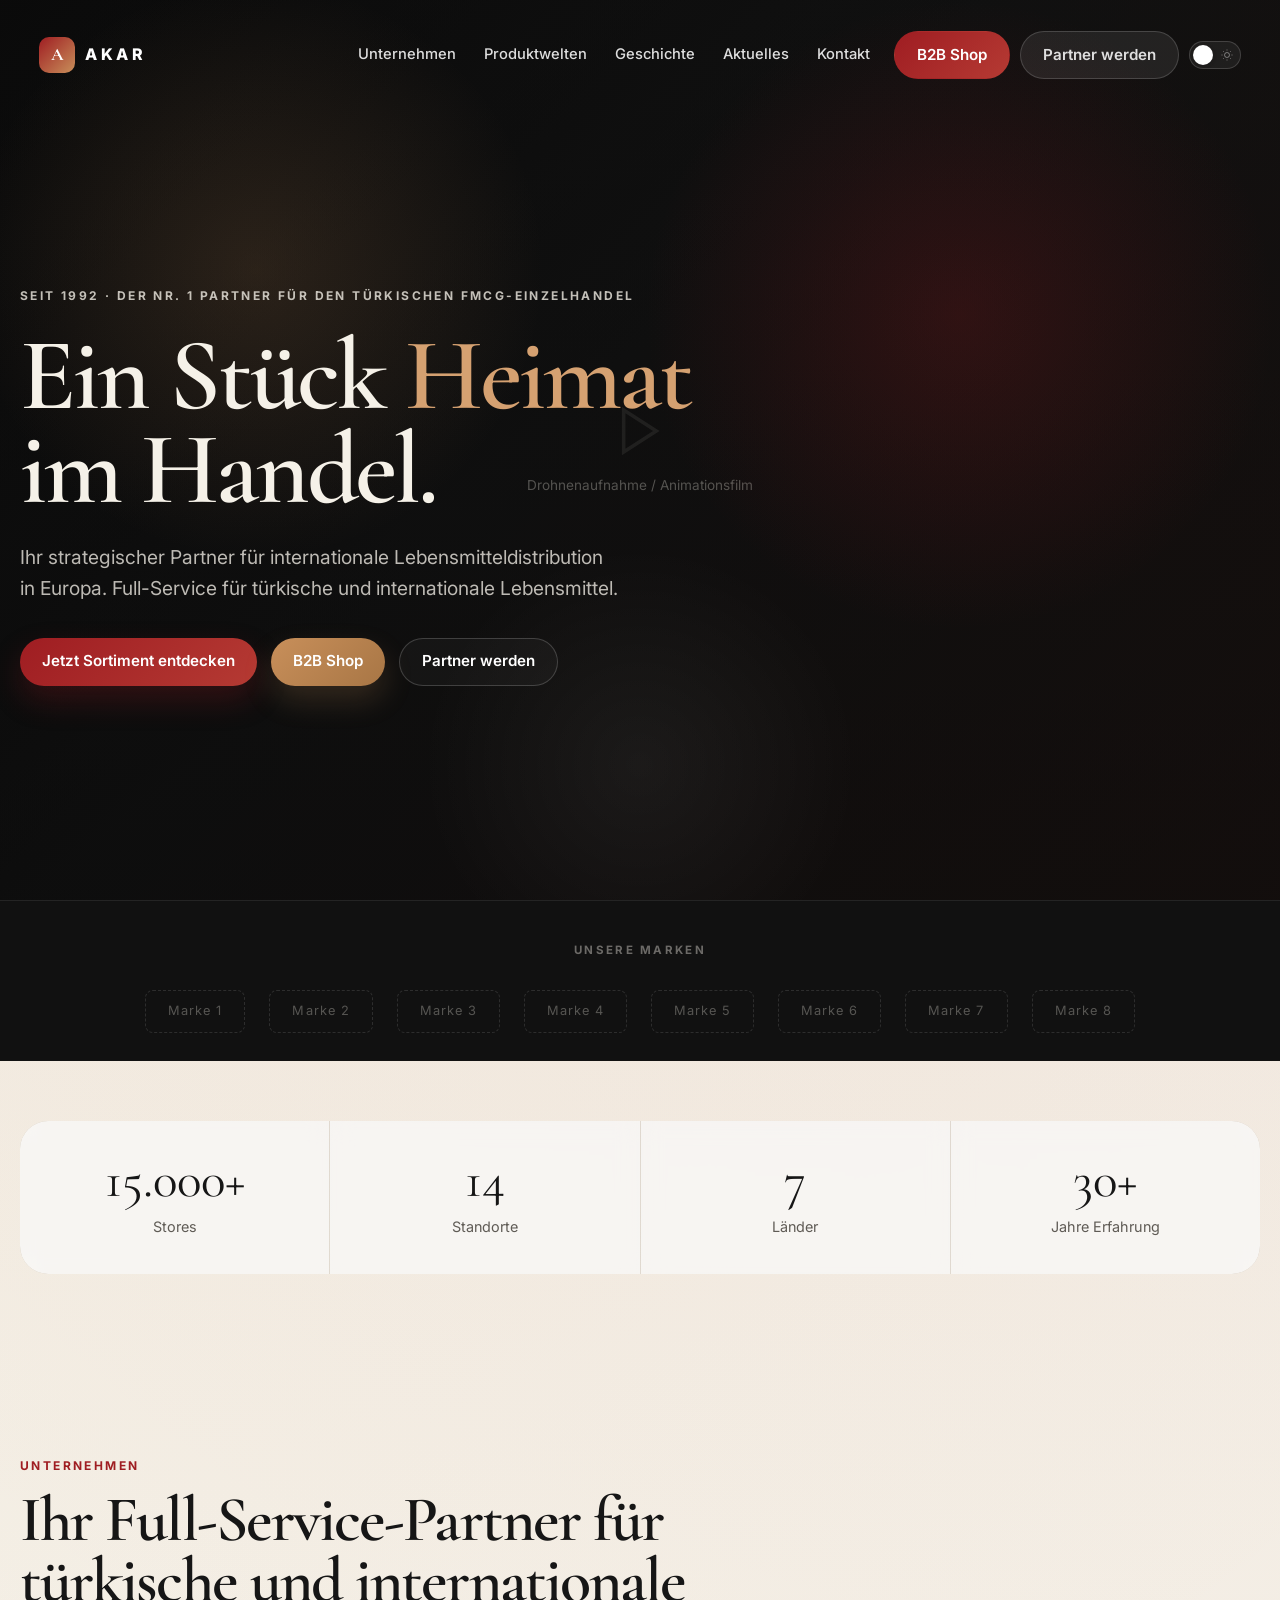
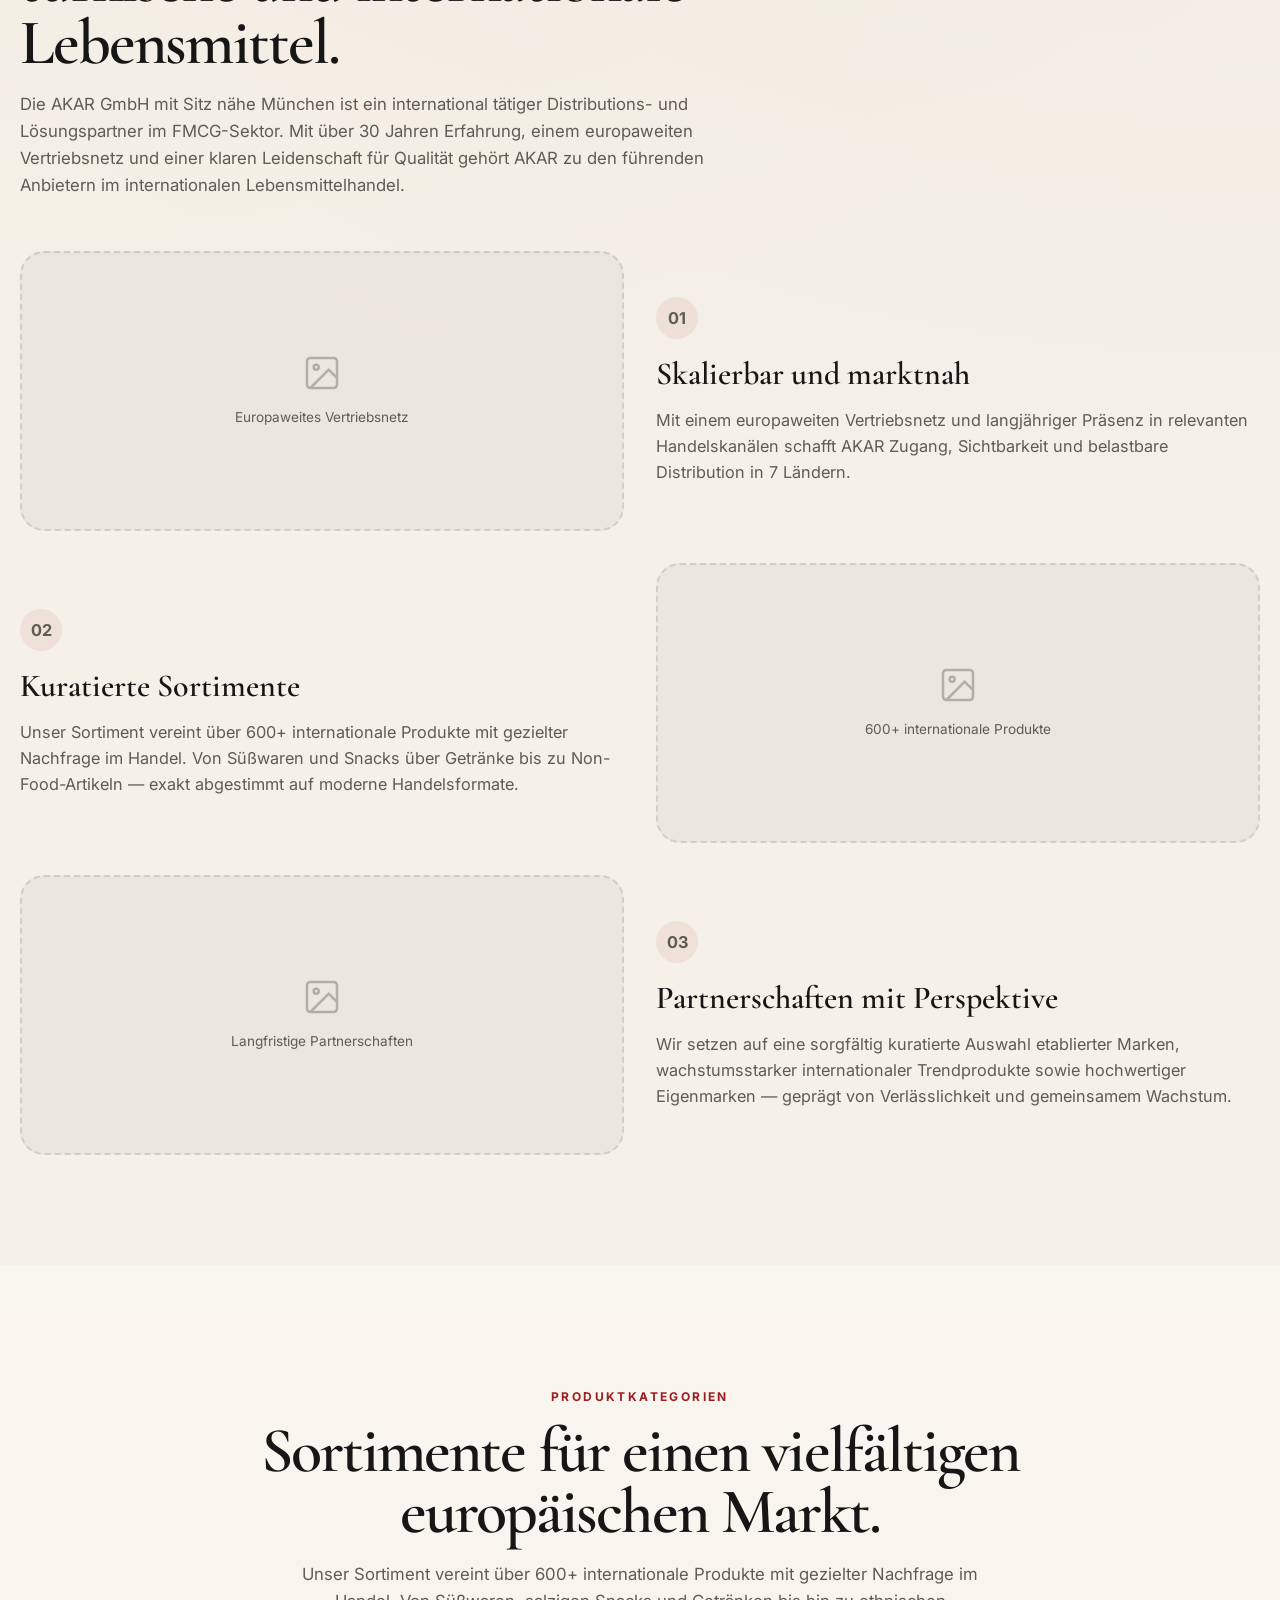
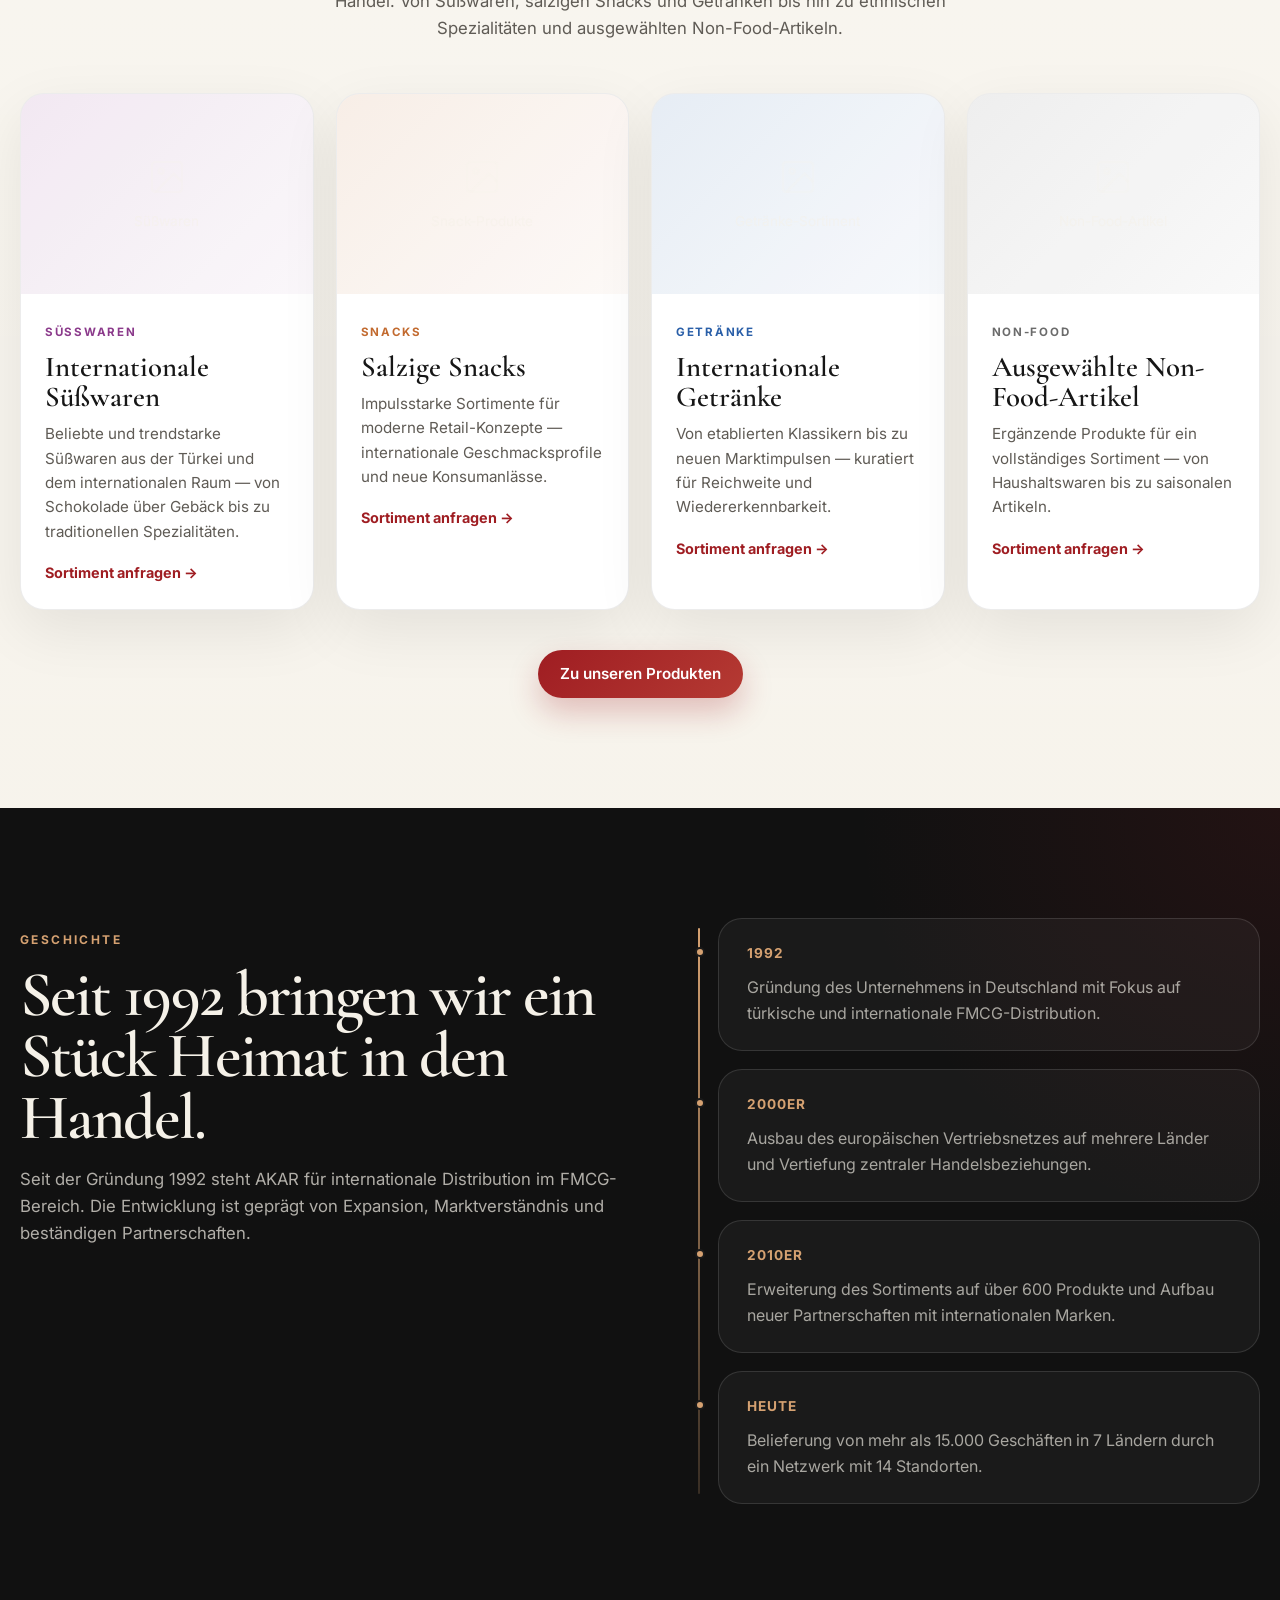
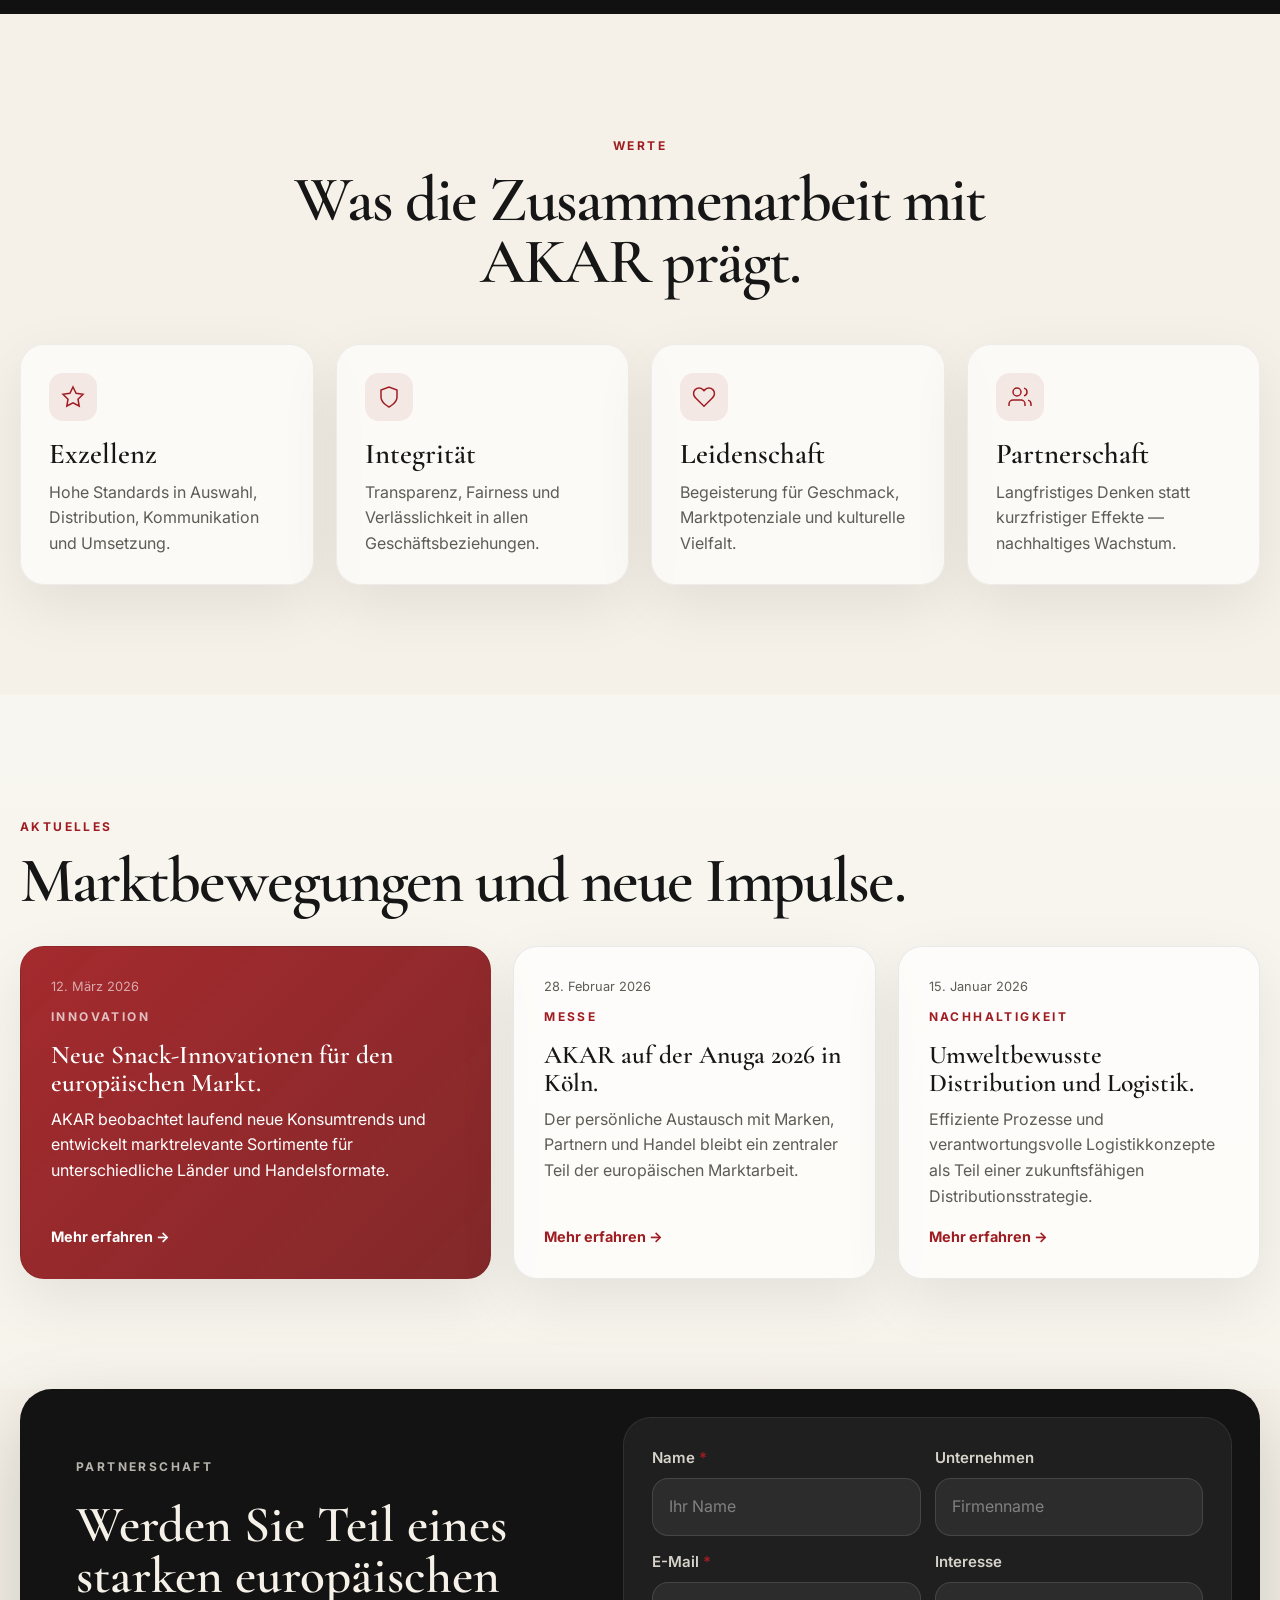
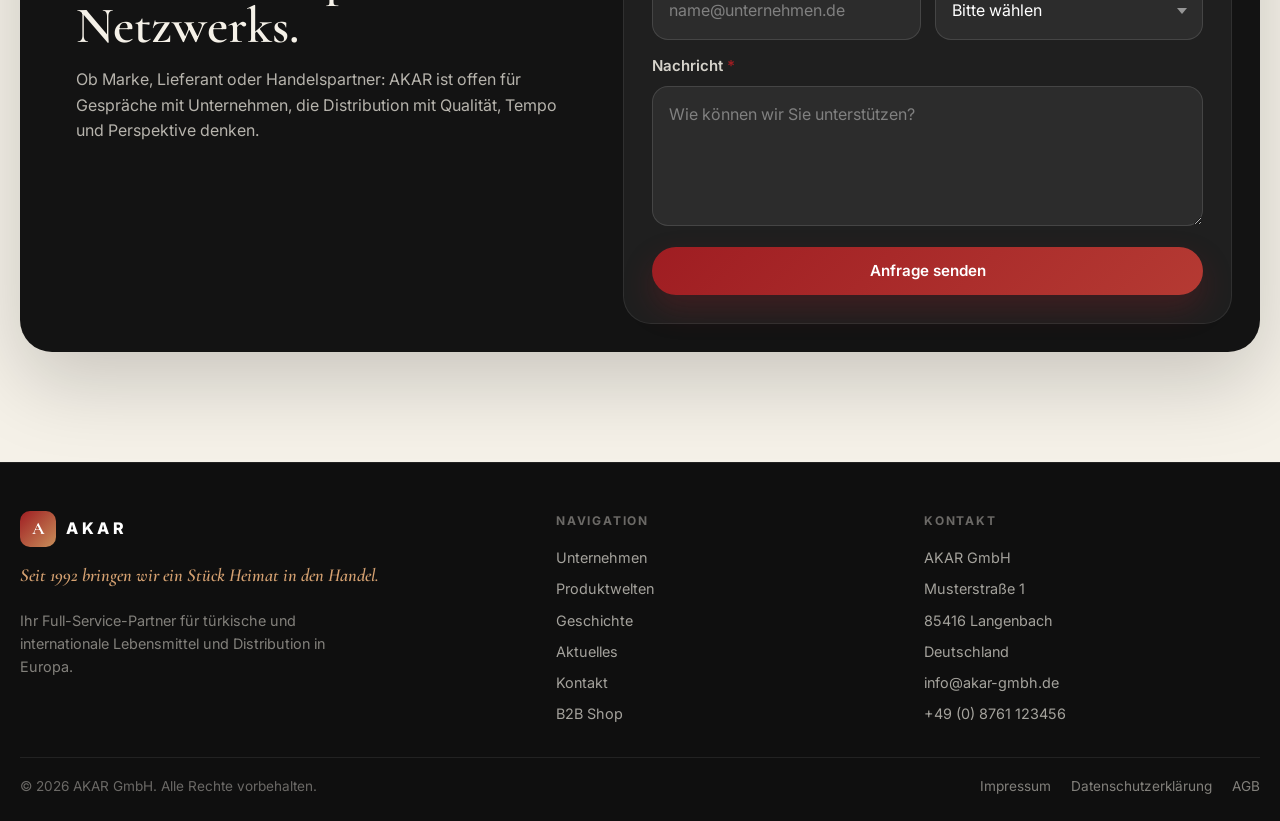
<file: v3/index.html>
<!DOCTYPE html>
<html lang="de">
<head>
  <meta charset="UTF-8" />
  <meta name="viewport" content="width=device-width, initial-scale=1.0" />
  <title>AKAR GmbH — Ihr strategischer Partner für internationale Lebensmitteldistribution</title>
  <meta
    name="description"
    content="AKAR GmbH ist seit 1992 Ihr Full-Service-Partner für türkische und internationale Lebensmittel und Distribution in Europa. 15.000+ Stores, 7 Länder, 600+ Produkte."
  />
  <link rel="preconnect" href="https://fonts.googleapis.com" />
  <link rel="preconnect" href="https://fonts.gstatic.com" crossorigin />
  <link
    href="https://fonts.googleapis.com/css2?family=Cormorant+Garamond:wght@500;600;700&family=Inter:wght@400;500;600;700;800&display=swap"
    rel="stylesheet"
  />
  <link rel="stylesheet" href="styles.css" />
  <script>if(localStorage.getItem('akar-theme')==='light')document.documentElement.classList.add('light');</script>
</head>
<body>
  <a class="skip-link" href="#main">Zum Inhalt springen</a>

  <header class="site-header" id="site-header">
    <div class="container header-inner">
      <a href="#" class="logo" aria-label="AKAR Startseite">
        <span class="logo-mark">A</span>
        <span class="logo-text">AKAR</span>
      </a>

      <nav class="desktop-nav" aria-label="Hauptnavigation">
        <a href="#about">Unternehmen</a>
        <a href="#categories">Produktwelten</a>
        <a href="#story">Geschichte</a>
        <a href="#news">Aktuelles</a>
        <a href="#contact">Kontakt</a>
      </nav>

      <div class="nav-actions">
        <a href="#b2b" class="nav-cta nav-cta--shop">B2B Shop</a>
        <a href="#contact" class="nav-cta">Partner werden</a>
        <button class="theme-toggle" id="theme-toggle" aria-label="Farbmodus wechseln" title="Dunkel / Hell">
          <div class="theme-toggle-track">
            <span class="theme-toggle-icon theme-toggle-icon--moon">
              <svg viewBox="0 0 24 24" fill="currentColor"><path d="M21 12.79A9 9 0 1 1 11.21 3 7 7 0 0 0 21 12.79z"/></svg>
            </span>
            <span class="theme-toggle-icon theme-toggle-icon--sun">
              <svg viewBox="0 0 24 24" fill="none" stroke="currentColor" stroke-width="2"><circle cx="12" cy="12" r="5"/><line x1="12" y1="1" x2="12" y2="3"/><line x1="12" y1="21" x2="12" y2="23"/><line x1="4.22" y1="4.22" x2="5.64" y2="5.64"/><line x1="18.36" y1="18.36" x2="19.78" y2="19.78"/><line x1="1" y1="12" x2="3" y2="12"/><line x1="21" y1="12" x2="23" y2="12"/><line x1="4.22" y1="19.78" x2="5.64" y2="18.36"/><line x1="18.36" y1="5.64" x2="19.78" y2="4.22"/></svg>
            </span>
          </div>
          <span class="theme-toggle-thumb"></span>
        </button>
      </div>

      <button class="theme-toggle theme-toggle--mobile" id="theme-toggle-mobile" aria-label="Farbmodus wechseln" title="Dunkel / Hell">
          <div class="theme-toggle-track">
            <span class="theme-toggle-icon theme-toggle-icon--moon">
              <svg viewBox="0 0 24 24" fill="currentColor"><path d="M21 12.79A9 9 0 1 1 11.21 3 7 7 0 0 0 21 12.79z"/></svg>
            </span>
            <span class="theme-toggle-icon theme-toggle-icon--sun">
              <svg viewBox="0 0 24 24" fill="none" stroke="currentColor" stroke-width="2"><circle cx="12" cy="12" r="5"/><line x1="12" y1="1" x2="12" y2="3"/><line x1="12" y1="21" x2="12" y2="23"/><line x1="4.22" y1="4.22" x2="5.64" y2="5.64"/><line x1="18.36" y1="18.36" x2="19.78" y2="19.78"/><line x1="1" y1="12" x2="3" y2="12"/><line x1="21" y1="12" x2="23" y2="12"/><line x1="4.22" y1="19.78" x2="5.64" y2="18.36"/><line x1="18.36" y1="5.64" x2="19.78" y2="4.22"/></svg>
            </span>
          </div>
          <span class="theme-toggle-thumb"></span>
        </button>
      <button
        class="hamburger"
        id="hamburger"
        aria-label="Menü öffnen"
        aria-expanded="false"
        aria-controls="mobile-menu"
      >
        <span></span>
        <span></span>
        <span></span>
      </button>
    </div>

    <div class="mobile-overlay" id="mobile-menu">
      <nav class="mobile-nav" aria-label="Mobile Navigation">
        <a href="#about">Unternehmen</a>
        <a href="#categories">Produktwelten</a>
        <a href="#story">Geschichte</a>
        <a href="#news">Aktuelles</a>
        <a href="#contact">Kontakt</a>
        <a href="#b2b" class="mobile-cta mobile-cta--shop">B2B Shop</a>
        <a href="#contact" class="mobile-cta">Partner werden</a>
      </nav>
    </div>
  </header>

  <main id="main">
    <!-- HERO -->
    <section class="hero">
      <div class="hero-backdrop"></div>
      <!-- Video placeholder — replace with drone/warehouse footage -->
      <div class="hero-video-placeholder">
        <div class="hero-video-inner">
          <svg viewBox="0 0 24 24" fill="none" stroke="currentColor" stroke-width="1.5"><polygon points="5 3 19 12 5 21 5 3"/></svg>
          <span>Drohnenaufnahme / Animationsfilm</span>
        </div>
      </div>

      <div class="hero-grid container">
        <div class="hero-copy fade-in">
          <p class="eyebrow">Seit 1992 · Der Nr. 1 Partner für den türkischen FMCG-Einzelhandel</p>
          <h1>Ein Stück <span>Heimat</span> im Handel.</h1>
          <p class="hero-lead">
            Ihr strategischer Partner für internationale Lebensmitteldistribution in Europa.
            Full-Service für türkische und internationale Lebensmittel.
          </p>
          <div class="hero-actions">
            <a href="#categories" class="btn btn--primary">Jetzt Sortiment entdecken</a>
            <a href="#b2b" class="btn btn--accent">B2B Shop</a>
            <a href="#contact" class="btn btn--ghost">Partner werden</a>
          </div>
        </div>
      </div>
    </section>

    <!-- BRAND LOGOS -->
    <section class="trust-strip">
      <div class="container trust-strip-inner">
        <p class="trust-label">Unsere Marken</p>
        <div class="brand-logos">
          <span class="brand-logo-placeholder">Marke 1</span>
          <span class="brand-logo-placeholder">Marke 2</span>
          <span class="brand-logo-placeholder">Marke 3</span>
          <span class="brand-logo-placeholder">Marke 4</span>
          <span class="brand-logo-placeholder">Marke 5</span>
          <span class="brand-logo-placeholder">Marke 6</span>
          <span class="brand-logo-placeholder">Marke 7</span>
          <span class="brand-logo-placeholder">Marke 8</span>
        </div>
      </div>
    </section>

    <!-- TRUST BAR — key stats -->
    <section class="facts-section">
      <div class="container facts-shell reveal">
        <div class="fact-block">
          <span class="fact-number">15.000+</span>
          <span class="fact-label">Stores</span>
        </div>
        <div class="fact-block">
          <span class="fact-number">14</span>
          <span class="fact-label">Standorte</span>
        </div>
        <div class="fact-block">
          <span class="fact-number">7</span>
          <span class="fact-label">Länder</span>
        </div>
        <div class="fact-block">
          <span class="fact-number">30+</span>
          <span class="fact-label">Jahre Erfahrung</span>
        </div>
      </div>
    </section>

    <!-- ABOUT -->
    <section class="section section--light" id="about">
      <div class="container">
        <div class="section-intro reveal">
          <p class="section-label">Unternehmen</p>
          <h2 class="section-title section-title--left">Ihr Full-Service-Partner für türkische und internationale Lebensmittel.</h2>
          <p class="section-text">
            Die AKAR GmbH mit Sitz nähe München ist ein international tätiger Distributions- und
            Lösungspartner im FMCG-Sektor. Mit über 30 Jahren Erfahrung, einem europaweiten
            Vertriebsnetz und einer klaren Leidenschaft für Qualität gehört AKAR zu den führenden
            Anbietern im internationalen Lebensmittelhandel.
          </p>
        </div>

        <div class="about-alternating">
          <div class="about-row reveal">
            <div class="about-visual">
              <div class="image-placeholder">
                <svg viewBox="0 0 24 24" fill="none" stroke="currentColor" stroke-width="1.5"><rect x="3" y="3" width="18" height="18" rx="2"/><circle cx="8.5" cy="8.5" r="1.5"/><path d="m21 15-5-5L5 21"/></svg>
                <span>Europaweites Vertriebsnetz</span>
              </div>
            </div>
            <div class="about-content">
              <p class="panel-index">01</p>
              <h3>Skalierbar und marktnah</h3>
              <p>
                Mit einem europaweiten Vertriebsnetz und langjähriger Präsenz in relevanten Handelskanälen
                schafft AKAR Zugang, Sichtbarkeit und belastbare Distribution in 7 Ländern.
              </p>
            </div>
          </div>

          <div class="about-row about-row--reverse reveal">
            <div class="about-visual">
              <div class="image-placeholder">
                <svg viewBox="0 0 24 24" fill="none" stroke="currentColor" stroke-width="1.5"><rect x="3" y="3" width="18" height="18" rx="2"/><circle cx="8.5" cy="8.5" r="1.5"/><path d="m21 15-5-5L5 21"/></svg>
                <span>600+ internationale Produkte</span>
              </div>
            </div>
            <div class="about-content">
              <p class="panel-index">02</p>
              <h3>Kuratierte Sortimente</h3>
              <p>
                Unser Sortiment vereint über 600+ internationale Produkte mit gezielter Nachfrage im Handel.
                Von Süßwaren und Snacks über Getränke bis zu Non-Food-Artikeln — exakt abgestimmt auf
                moderne Handelsformate.
              </p>
            </div>
          </div>

          <div class="about-row reveal">
            <div class="about-visual">
              <div class="image-placeholder">
                <svg viewBox="0 0 24 24" fill="none" stroke="currentColor" stroke-width="1.5"><rect x="3" y="3" width="18" height="18" rx="2"/><circle cx="8.5" cy="8.5" r="1.5"/><path d="m21 15-5-5L5 21"/></svg>
                <span>Langfristige Partnerschaften</span>
              </div>
            </div>
            <div class="about-content">
              <p class="panel-index">03</p>
              <h3>Partnerschaften mit Perspektive</h3>
              <p>
                Wir setzen auf eine sorgfältig kuratierte Auswahl etablierter Marken, wachstumsstarker
                internationaler Trendprodukte sowie hochwertiger Eigenmarken — geprägt von Verlässlichkeit
                und gemeinsamem Wachstum.
              </p>
            </div>
          </div>
        </div>
      </div>
    </section>

    <!-- PRODUCT CATEGORIES — 4 categories -->
    <section class="section section--cream" id="categories">
      <div class="container">
        <div class="section-intro section-intro--center reveal">
          <p class="section-label">Produktkategorien</p>
          <h2 class="section-title">Sortimente für einen vielfältigen europäischen Markt.</h2>
          <p class="section-text" style="margin-inline:auto;">
            Unser Sortiment vereint über 600+ internationale Produkte mit gezielter Nachfrage im Handel.
            Von Süßwaren, salzigen Snacks und Getränken bis hin zu ethnischen Spezialitäten und
            ausgewählten Non-Food-Artikeln.
          </p>
        </div>

        <div class="category-grid stagger">
          <article class="category-card category-card--sweets">
            <div class="category-image">
              <div class="image-placeholder image-placeholder--dark">
                <svg viewBox="0 0 24 24" fill="none" stroke="currentColor" stroke-width="1.5"><rect x="3" y="3" width="18" height="18" rx="2"/><circle cx="8.5" cy="8.5" r="1.5"/><path d="m21 15-5-5L5 21"/></svg>
                <span>Süßwaren</span>
              </div>
            </div>
            <div class="category-body">
              <span class="category-tag">Süßwaren</span>
              <h3>Internationale Süßwaren</h3>
              <p>
                Beliebte und trendstarke Süßwaren aus der Türkei und dem internationalen Raum —
                von Schokolade über Gebäck bis zu traditionellen Spezialitäten.
              </p>
              <a href="#contact" class="category-link">Sortiment anfragen &rarr;</a>
            </div>
          </article>

          <article class="category-card category-card--snacks">
            <div class="category-image">
              <div class="image-placeholder image-placeholder--dark">
                <svg viewBox="0 0 24 24" fill="none" stroke="currentColor" stroke-width="1.5"><rect x="3" y="3" width="18" height="18" rx="2"/><circle cx="8.5" cy="8.5" r="1.5"/><path d="m21 15-5-5L5 21"/></svg>
                <span>Snack-Produkte</span>
              </div>
            </div>
            <div class="category-body">
              <span class="category-tag">Snacks</span>
              <h3>Salzige Snacks</h3>
              <p>
                Impulsstarke Sortimente für moderne Retail-Konzepte — internationale
                Geschmacksprofile und neue Konsumanlässe.
              </p>
              <a href="#contact" class="category-link">Sortiment anfragen &rarr;</a>
            </div>
          </article>

          <article class="category-card category-card--drinks">
            <div class="category-image">
              <div class="image-placeholder image-placeholder--dark">
                <svg viewBox="0 0 24 24" fill="none" stroke="currentColor" stroke-width="1.5"><rect x="3" y="3" width="18" height="18" rx="2"/><circle cx="8.5" cy="8.5" r="1.5"/><path d="m21 15-5-5L5 21"/></svg>
                <span>Getränke-Sortiment</span>
              </div>
            </div>
            <div class="category-body">
              <span class="category-tag">Getränke</span>
              <h3>Internationale Getränke</h3>
              <p>
                Von etablierten Klassikern bis zu neuen Marktimpulsen — kuratiert für Reichweite
                und Wiedererkennbarkeit.
              </p>
              <a href="#contact" class="category-link">Sortiment anfragen &rarr;</a>
            </div>
          </article>

          <article class="category-card category-card--nonfood">
            <div class="category-image">
              <div class="image-placeholder image-placeholder--dark">
                <svg viewBox="0 0 24 24" fill="none" stroke="currentColor" stroke-width="1.5"><rect x="3" y="3" width="18" height="18" rx="2"/><circle cx="8.5" cy="8.5" r="1.5"/><path d="m21 15-5-5L5 21"/></svg>
                <span>Non-Food-Artikel</span>
              </div>
            </div>
            <div class="category-body">
              <span class="category-tag">Non-Food</span>
              <h3>Ausgewählte Non-Food-Artikel</h3>
              <p>
                Ergänzende Produkte für ein vollständiges Sortiment — von Haushaltswaren bis zu
                saisonalen Artikeln.
              </p>
              <a href="#contact" class="category-link">Sortiment anfragen &rarr;</a>
            </div>
          </article>
        </div>

        <div class="category-cta reveal">
          <a href="#contact" class="btn btn--primary">Zu unseren Produkten</a>
        </div>
      </div>
    </section>

    <!-- STORY / TIMELINE -->
    <section class="section section--dark" id="story">
      <div class="container story-grid">
        <div class="story-copy reveal">
          <p class="section-label">Geschichte</p>
          <h2 class="section-title section-title--left">Seit 1992 bringen wir ein Stück Heimat in den Handel.</h2>
          <p class="section-text section-text--light">
            Seit der Gründung 1992 steht AKAR für internationale Distribution im FMCG-Bereich.
            Die Entwicklung ist geprägt von Expansion, Marktverständnis und beständigen Partnerschaften.
          </p>
        </div>

        <div class="timeline reveal">
          <div class="timeline-line"></div>
          <article class="timeline-item">
            <span class="timeline-dot"></span>
            <span class="timeline-year">1992</span>
            <p>Gründung des Unternehmens in Deutschland mit Fokus auf türkische und internationale FMCG-Distribution.</p>
          </article>
          <article class="timeline-item">
            <span class="timeline-dot"></span>
            <span class="timeline-year">2000er</span>
            <p>Ausbau des europäischen Vertriebsnetzes auf mehrere Länder und Vertiefung zentraler Handelsbeziehungen.</p>
          </article>
          <article class="timeline-item">
            <span class="timeline-dot"></span>
            <span class="timeline-year">2010er</span>
            <p>Erweiterung des Sortiments auf über 600 Produkte und Aufbau neuer Partnerschaften mit internationalen Marken.</p>
          </article>
          <article class="timeline-item">
            <span class="timeline-dot"></span>
            <span class="timeline-year">Heute</span>
            <p>Belieferung von mehr als 15.000 Geschäften in 7 Ländern durch ein Netzwerk mit 14 Standorten.</p>
          </article>
        </div>
      </div>
    </section>

    <!-- VALUES -->
    <section class="section section--light values-section">
      <div class="container">
        <div class="section-intro section-intro--center reveal">
          <p class="section-label">Werte</p>
          <h2 class="section-title">Was die Zusammenarbeit mit AKAR prägt.</h2>
        </div>

        <div class="values-scroll stagger">
          <article class="value-card">
            <div class="value-icon">
              <svg viewBox="0 0 24 24" fill="none" stroke="currentColor" stroke-width="1.5"><path d="M12 2l3.09 6.26L22 9.27l-5 4.87 1.18 6.88L12 17.77l-6.18 3.25L7 14.14 2 9.27l6.91-1.01L12 2z"/></svg>
            </div>
            <h3>Exzellenz</h3>
            <p>Hohe Standards in Auswahl, Distribution, Kommunikation und Umsetzung.</p>
          </article>
          <article class="value-card">
            <div class="value-icon">
              <svg viewBox="0 0 24 24" fill="none" stroke="currentColor" stroke-width="1.5"><path d="M12 22s8-4 8-10V5l-8-3-8 3v7c0 6 8 10 8 10z"/></svg>
            </div>
            <h3>Integrität</h3>
            <p>Transparenz, Fairness und Verlässlichkeit in allen Geschäftsbeziehungen.</p>
          </article>
          <article class="value-card">
            <div class="value-icon">
              <svg viewBox="0 0 24 24" fill="none" stroke="currentColor" stroke-width="1.5"><path d="M20.84 4.61a5.5 5.5 0 0 0-7.78 0L12 5.67l-1.06-1.06a5.5 5.5 0 0 0-7.78 7.78l1.06 1.06L12 21.23l7.78-7.78 1.06-1.06a5.5 5.5 0 0 0 0-7.78z"/></svg>
            </div>
            <h3>Leidenschaft</h3>
            <p>Begeisterung für Geschmack, Marktpotenziale und kulturelle Vielfalt.</p>
          </article>
          <article class="value-card">
            <div class="value-icon">
              <svg viewBox="0 0 24 24" fill="none" stroke="currentColor" stroke-width="1.5"><path d="M17 21v-2a4 4 0 0 0-4-4H5a4 4 0 0 0-4 4v2"/><circle cx="9" cy="7" r="4"/><path d="M23 21v-2a4 4 0 0 0-3-3.87"/><path d="M16 3.13a4 4 0 0 1 0 7.75"/></svg>
            </div>
            <h3>Partnerschaft</h3>
            <p>Langfristiges Denken statt kurzfristiger Effekte — nachhaltiges Wachstum.</p>
          </article>
        </div>
      </div>
    </section>

    <!-- NEWS -->
    <section class="section section--cream" id="news">
      <div class="container">
        <div class="news-header reveal">
          <div>
            <p class="section-label">Aktuelles</p>
            <h2 class="section-title section-title--left">Marktbewegungen und neue Impulse.</h2>
          </div>
        </div>

        <div class="news-grid stagger">
          <article class="news-card news-card--featured">
            <time class="news-date">12. März 2026</time>
            <span class="news-tag">Innovation</span>
            <h3>Neue Snack-Innovationen für den europäischen Markt.</h3>
            <p>
              AKAR beobachtet laufend neue Konsumtrends und entwickelt marktrelevante Sortimente
              für unterschiedliche Länder und Handelsformate.
            </p>
            <a href="#contact" class="news-link">Mehr erfahren &rarr;</a>
          </article>

          <article class="news-card">
            <time class="news-date">28. Februar 2026</time>
            <span class="news-tag">Messe</span>
            <h3>AKAR auf der Anuga 2026 in Köln.</h3>
            <p>
              Der persönliche Austausch mit Marken, Partnern und Handel bleibt ein zentraler Teil
              der europäischen Marktarbeit.
            </p>
            <a href="#contact" class="news-link">Mehr erfahren &rarr;</a>
          </article>

          <article class="news-card">
            <time class="news-date">15. Januar 2026</time>
            <span class="news-tag">Nachhaltigkeit</span>
            <h3>Umweltbewusste Distribution und Logistik.</h3>
            <p>
              Effiziente Prozesse und verantwortungsvolle Logistikkonzepte als Teil einer
              zukunftsfähigen Distributionsstrategie.
            </p>
            <a href="#contact" class="news-link">Mehr erfahren &rarr;</a>
          </article>
        </div>
      </div>
    </section>

    <!-- CONTACT -->
    <section class="cta-section" id="contact">
      <div class="container cta-shell reveal">
        <div class="cta-copy">
          <p class="section-label">Partnerschaft</p>
          <h2>Werden Sie Teil eines starken europäischen Netzwerks.</h2>
          <p>
            Ob Marke, Lieferant oder Handelspartner: AKAR ist offen für Gespräche mit Unternehmen,
            die Distribution mit Qualität, Tempo und Perspektive denken.
          </p>
        </div>

        <form class="contact-form" id="contact-form" novalidate>
          <div class="form-row">
            <div class="form-group">
              <label for="name">Name <abbr title="Pflichtfeld">*</abbr></label>
              <input id="name" class="form-input" type="text" placeholder="Ihr Name" required />
              <span class="form-error">Bitte geben Sie Ihren Namen ein.</span>
            </div>
            <div class="form-group">
              <label for="company">Unternehmen</label>
              <input id="company" class="form-input" type="text" placeholder="Firmenname" />
            </div>
          </div>

          <div class="form-row">
            <div class="form-group">
              <label for="email">E-Mail <abbr title="Pflichtfeld">*</abbr></label>
              <input id="email" class="form-input" type="email" placeholder="name@unternehmen.de" required />
              <span class="form-error">Bitte geben Sie eine gültige E-Mail-Adresse ein.</span>
            </div>
            <div class="form-group">
              <label for="interest">Interesse</label>
              <div class="select-wrapper">
                <select id="interest" class="form-select">
                  <option value="" disabled selected>Bitte wählen</option>
                  <option value="distribution">Distribution</option>
                  <option value="brand">Markenpartnerschaft</option>
                  <option value="assortment">Sortimentsanfrage</option>
                  <option value="b2b">B2B Shop</option>
                  <option value="other">Sonstiges</option>
                </select>
              </div>
            </div>
          </div>

          <div class="form-group">
            <label for="message">Nachricht <abbr title="Pflichtfeld">*</abbr></label>
            <textarea
              id="message"
              class="form-textarea"
              placeholder="Wie können wir Sie unterstützen?"
              required
            ></textarea>
            <span class="form-error">Bitte geben Sie eine Nachricht ein.</span>
          </div>

          <button type="submit" class="btn btn--primary btn--full">Anfrage senden</button>
          <p class="form-success" id="form-success" hidden>Vielen Dank! Ihre Anfrage wurde erfolgreich gesendet.</p>
        </form>
      </div>
    </section>
  </main>

  <footer class="site-footer">
    <div class="container footer-inner">
      <div class="footer-top">
        <div class="footer-brand">
          <a href="#" class="logo logo--footer">
            <span class="logo-mark">A</span>
            <span class="logo-text">AKAR</span>
          </a>
          <p class="footer-tagline">Seit 1992 bringen wir ein Stück Heimat in den Handel.</p>
          <p class="footer-copy">
            Ihr Full-Service-Partner für türkische und internationale Lebensmittel und Distribution in Europa.
          </p>
        </div>

        <div class="footer-col">
          <h4>Navigation</h4>
          <a href="#about">Unternehmen</a>
          <a href="#categories">Produktwelten</a>
          <a href="#story">Geschichte</a>
          <a href="#news">Aktuelles</a>
          <a href="#contact">Kontakt</a>
          <a href="#b2b">B2B Shop</a>
        </div>

        <div class="footer-col">
          <h4>Kontakt</h4>
          <p>AKAR GmbH</p>
          <p>Musterstraße 1</p>
          <p>85416 Langenbach</p>
          <p>Deutschland</p>
          <a href="mailto:info@akar-gmbh.de">info@akar-gmbh.de</a>
          <a href="tel:+498761123456">+49 (0) 8761 123456</a>
        </div>
      </div>

      <div class="footer-bottom">
        <p>&copy; 2026 AKAR GmbH. Alle Rechte vorbehalten.</p>
        <div class="footer-legal">
          <a href="/impressum">Impressum</a>
          <a href="/datenschutz">Datenschutzerklärung</a>
          <a href="/agb">AGB</a>
        </div>
      </div>
    </div>
  </footer>

  <script>
    // Theme toggle
    (function() {
      const saved = localStorage.getItem('akar-theme');
      if (saved === 'light') document.documentElement.classList.add('light');

      function toggleTheme() {
        document.documentElement.classList.add('transitioning');
        document.documentElement.classList.toggle('light');
        const isLight = document.documentElement.classList.contains('light');
        localStorage.setItem('akar-theme', isLight ? 'light' : 'dark');
        setTimeout(() => document.documentElement.classList.remove('transitioning'), 500);
      }

      document.getElementById('theme-toggle').addEventListener('click', toggleTheme);
      document.getElementById('theme-toggle-mobile').addEventListener('click', toggleTheme);
    })();

    const header = document.getElementById('site-header');
    const hamburger = document.getElementById('hamburger');
    const mobileMenu = document.getElementById('mobile-menu');

    window.addEventListener('scroll', () => {
      header.classList.toggle('scrolled', window.scrollY > 24);
    });

    hamburger.addEventListener('click', () => {
      const isOpen = mobileMenu.classList.toggle('open');
      hamburger.classList.toggle('open');
      hamburger.setAttribute('aria-expanded', String(isOpen));
      document.body.classList.toggle('menu-open', isOpen);
    });

    document.querySelectorAll('.mobile-nav a').forEach(link => {
      link.addEventListener('click', () => {
        mobileMenu.classList.remove('open');
        hamburger.classList.remove('open');
        hamburger.setAttribute('aria-expanded', 'false');
        document.body.classList.remove('menu-open');
      });
    });

    const observer = new IntersectionObserver(
      entries => {
        entries.forEach(entry => {
          if (entry.isIntersecting) entry.target.classList.add('visible');
        });
      },
      { threshold: 0.15 }
    );
    document.querySelectorAll('.fade-in, .reveal, .stagger').forEach(el => observer.observe(el));

    // Form validation
    const form = document.getElementById('contact-form');
    const successMsg = document.getElementById('form-success');

    form.addEventListener('submit', e => {
      e.preventDefault();
      let valid = true;

      form.querySelectorAll('[required]').forEach(field => {
        const group = field.closest('.form-group');
        if (!field.value.trim() || (field.type === 'email' && !/^[^\s@]+@[^\s@]+\.[^\s@]+$/.test(field.value))) {
          group.classList.add('has-error');
          valid = false;
        } else {
          group.classList.remove('has-error');
        }
      });

      if (valid) {
        form.reset();
        successMsg.hidden = false;
        form.querySelector('button[type="submit"]').disabled = true;
        setTimeout(() => {
          successMsg.hidden = true;
          form.querySelector('button[type="submit"]').disabled = false;
        }, 5000);
      }
    });

    form.querySelectorAll('[required]').forEach(field => {
      field.addEventListener('input', () => {
        field.closest('.form-group').classList.remove('has-error');
      });
    });
  </script>
</body>
</html>
</file>
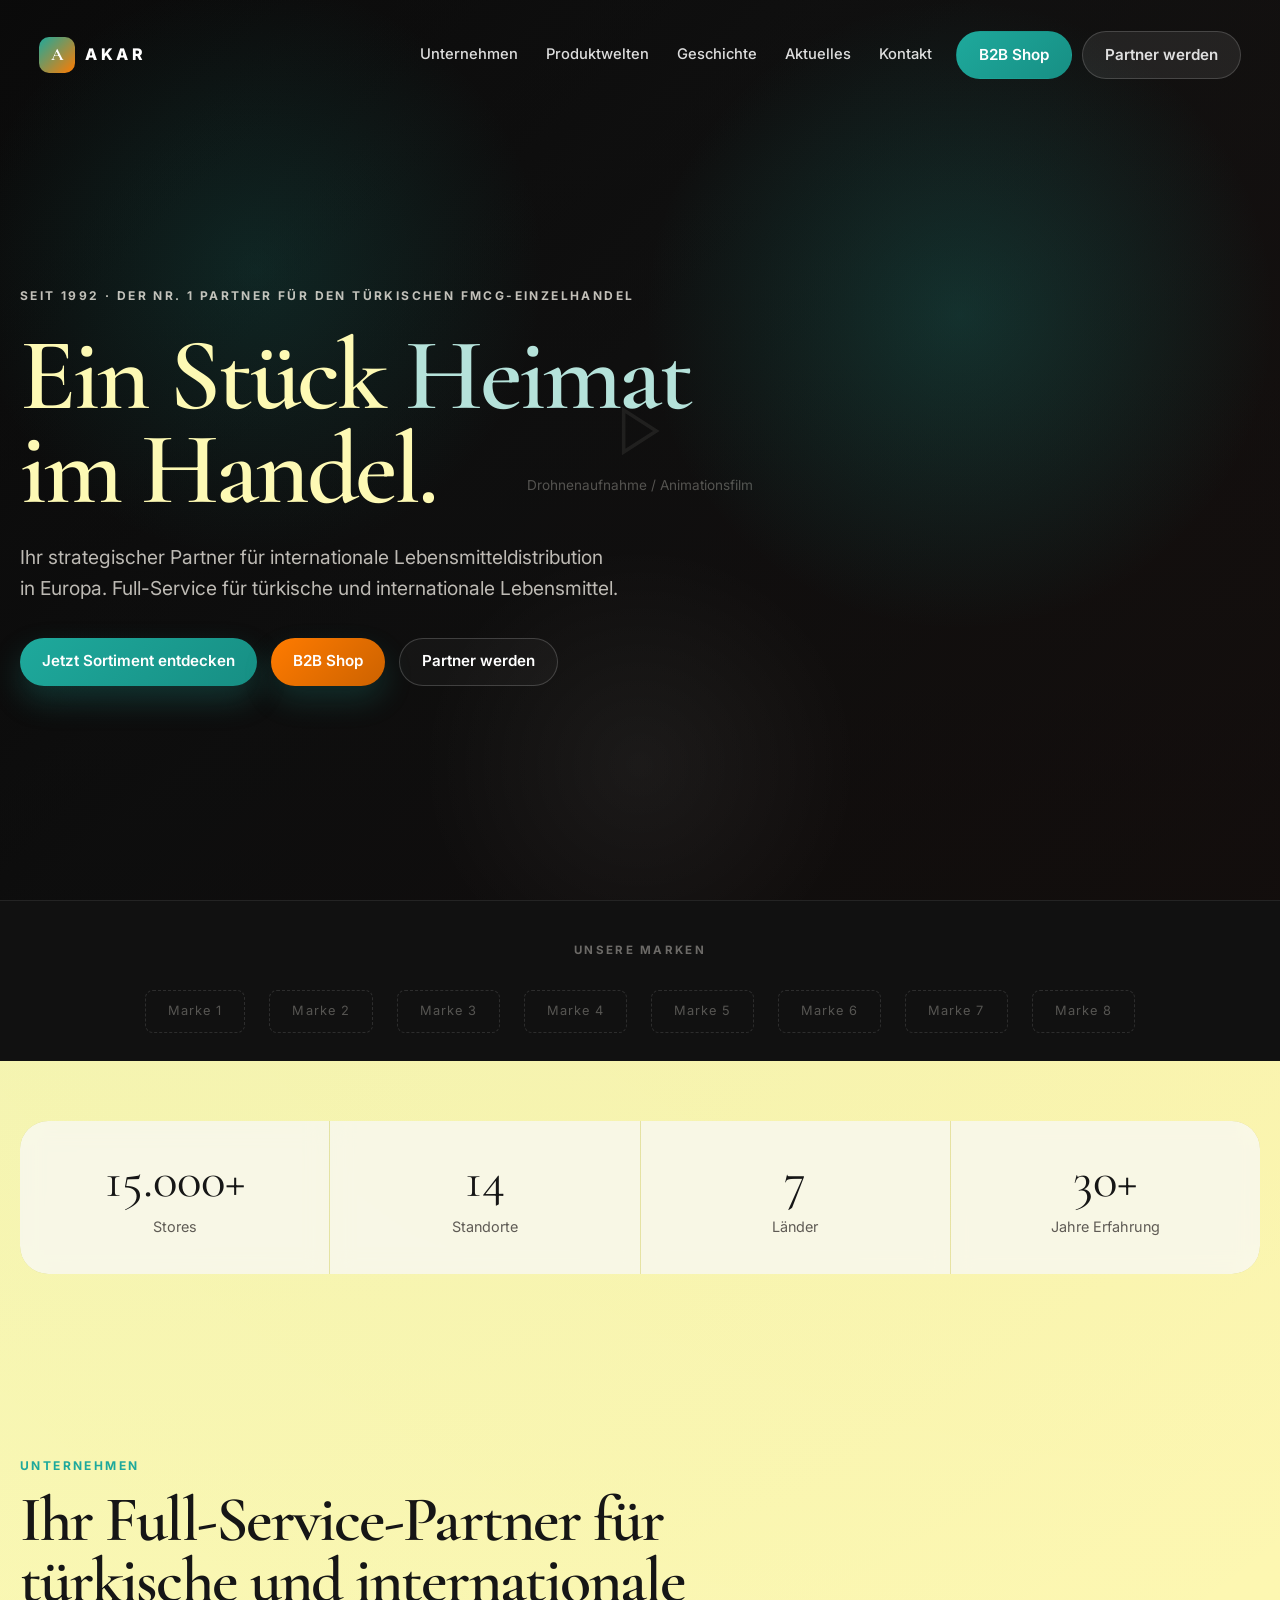
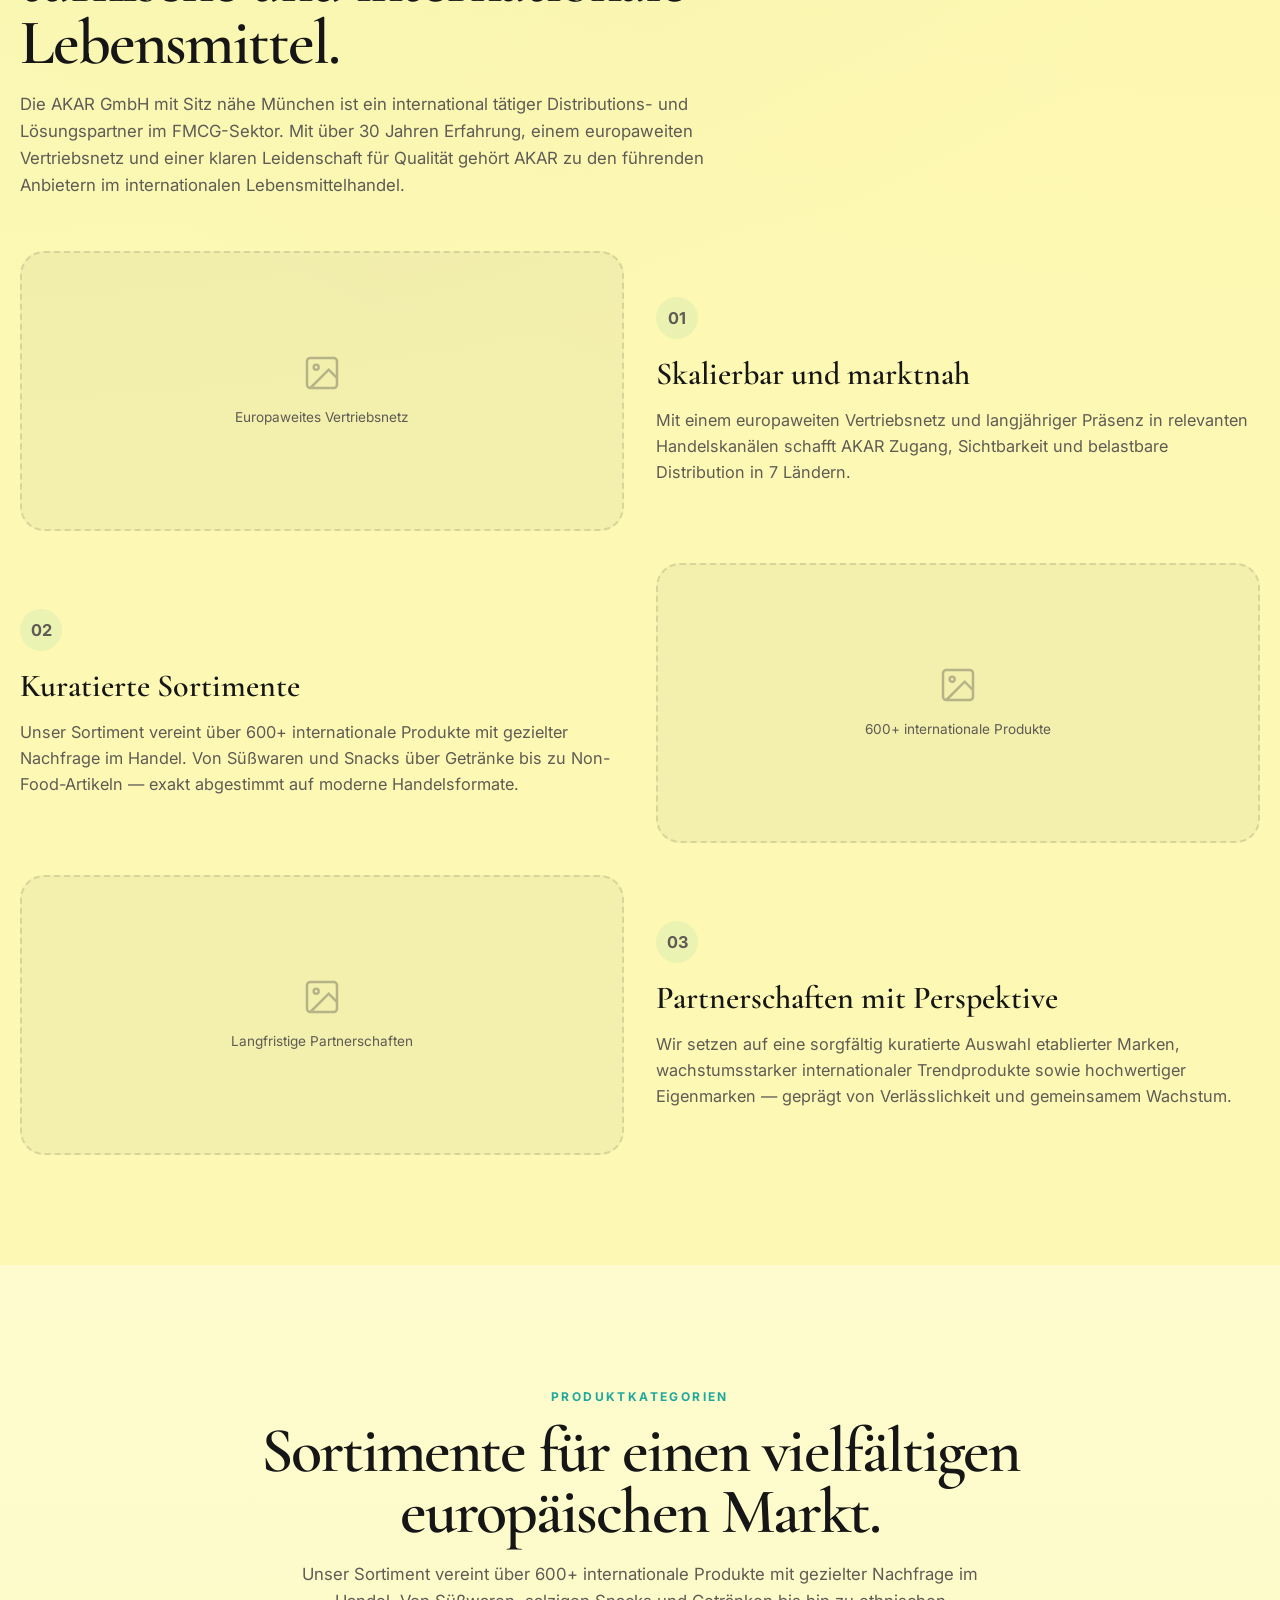
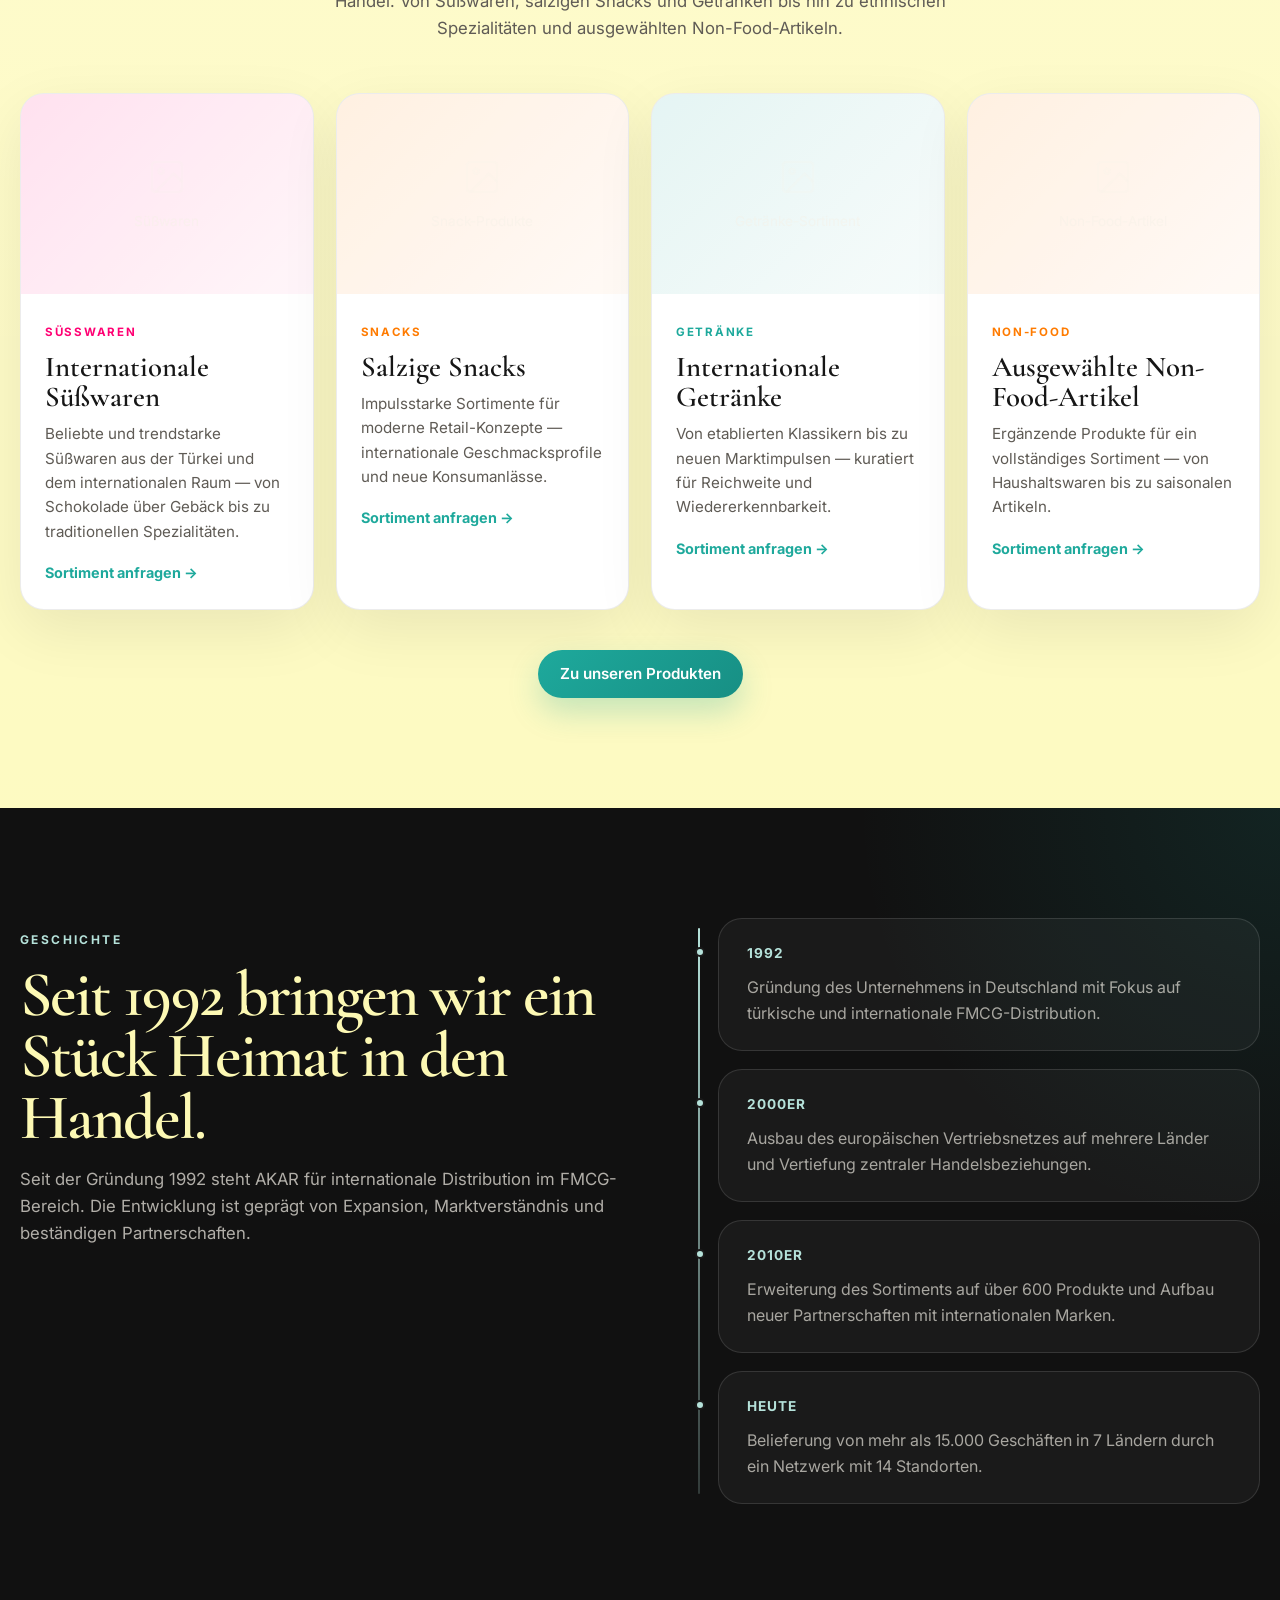
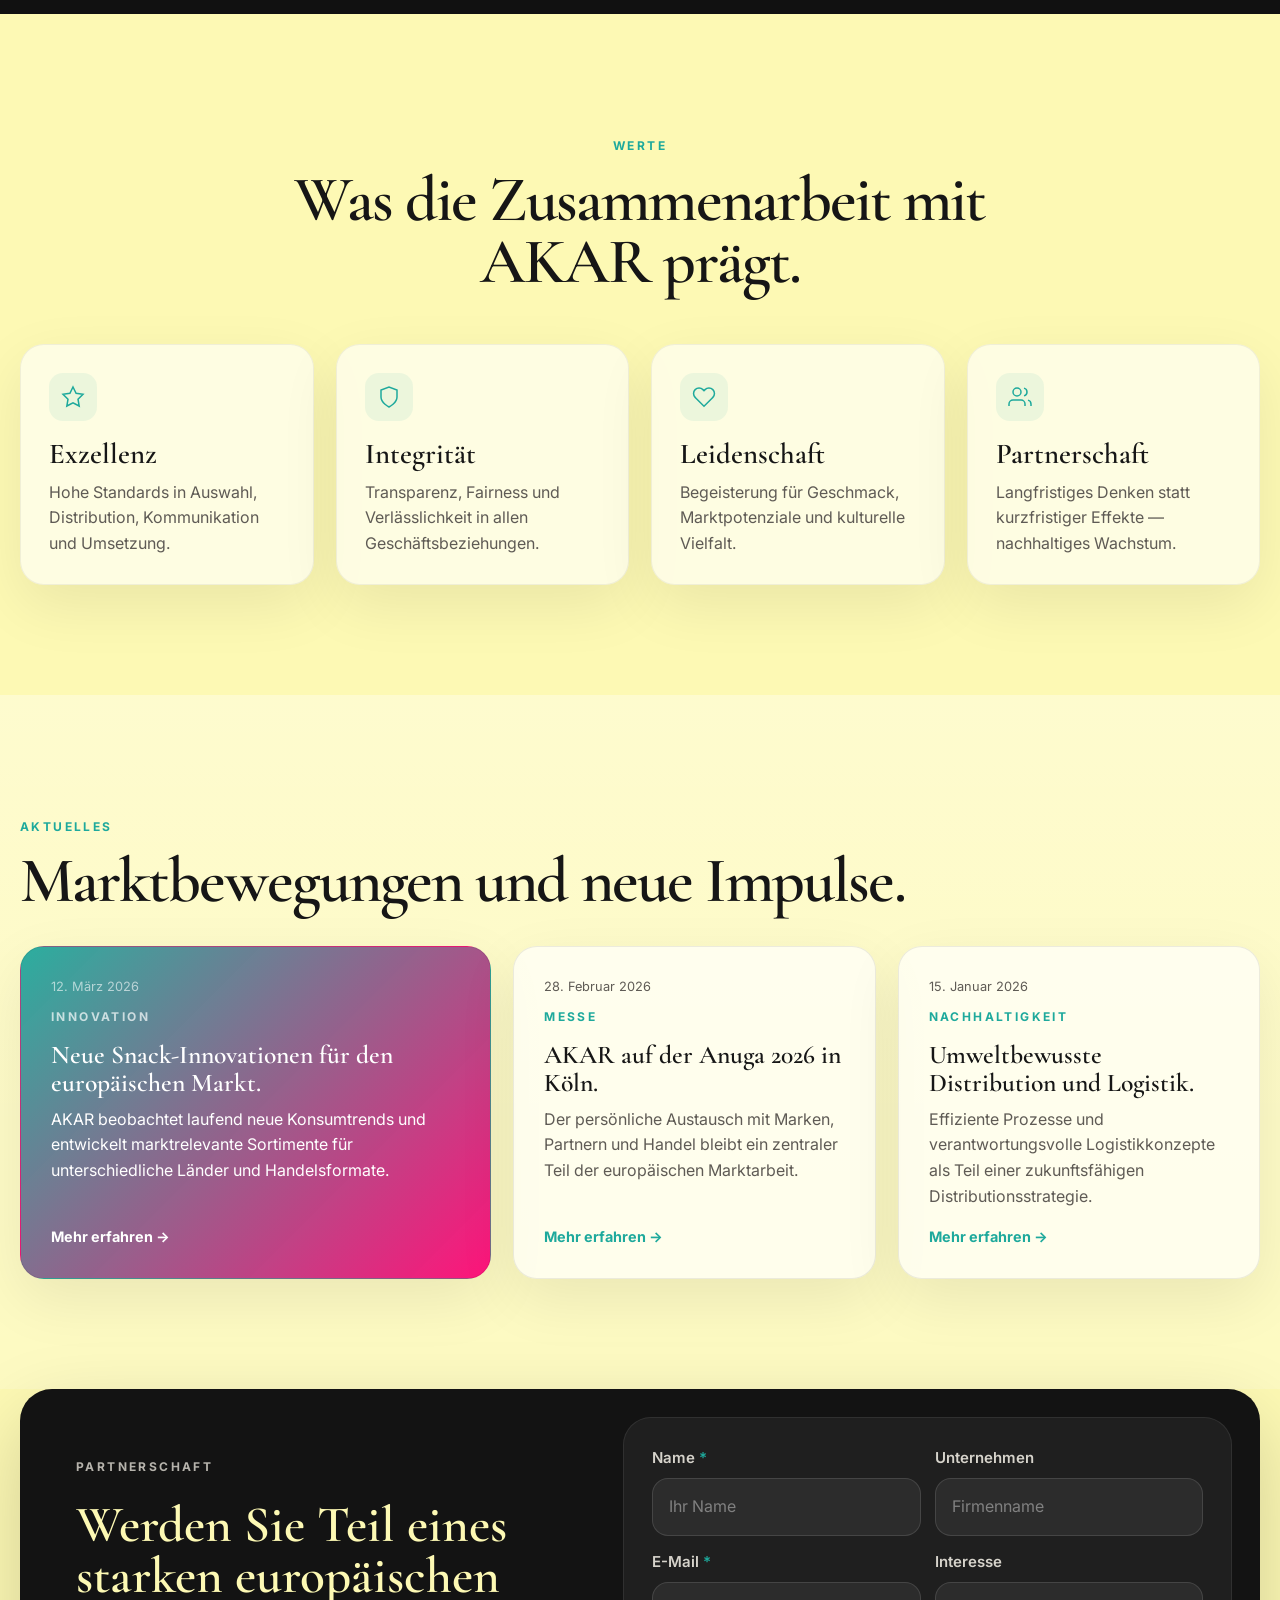
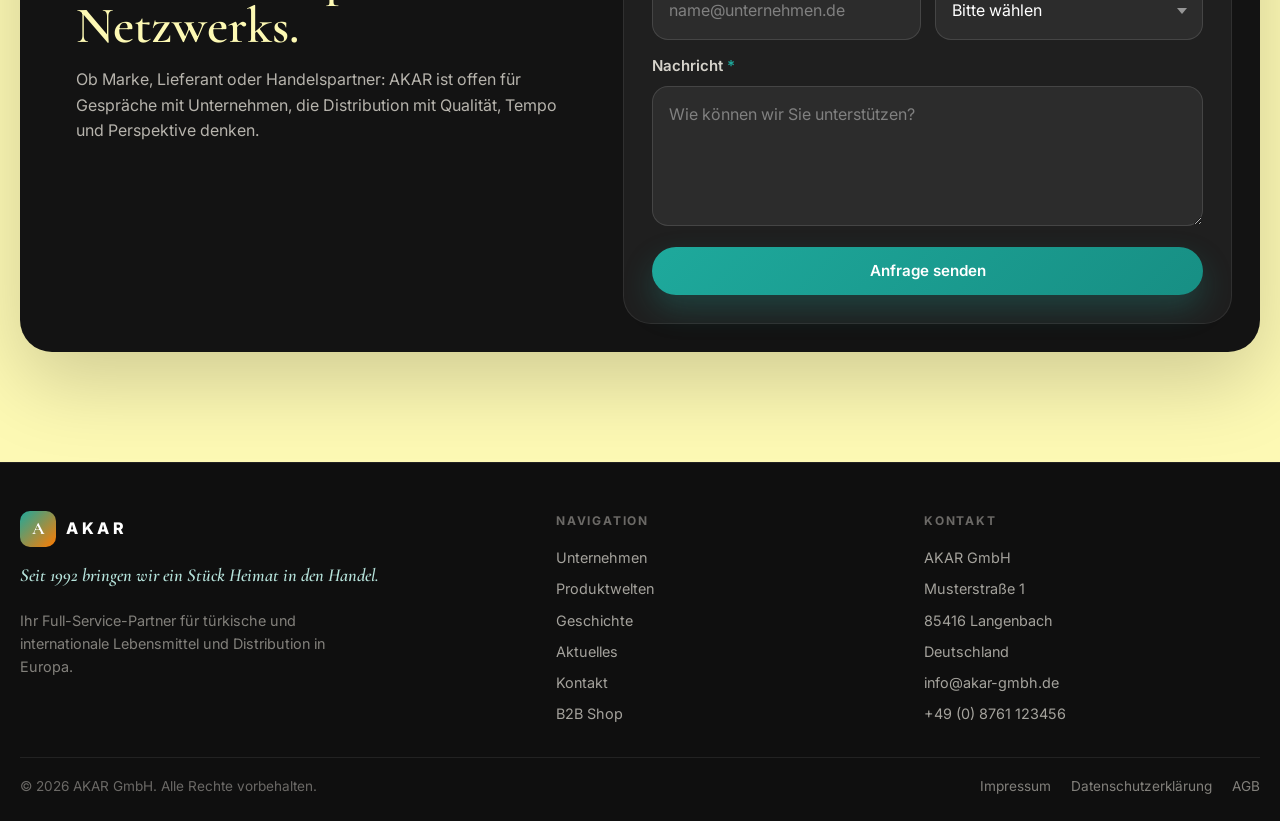
<file: v4/index.html>
<!DOCTYPE html>
<html lang="de">
<head>
  <meta charset="UTF-8" />
  <meta name="viewport" content="width=device-width, initial-scale=1.0" />
  <title>AKAR GmbH — Ihr strategischer Partner für internationale Lebensmitteldistribution</title>
  <meta
    name="description"
    content="AKAR GmbH ist seit 1992 Ihr Full-Service-Partner für türkische und internationale Lebensmittel und Distribution in Europa. 15.000+ Stores, 7 Länder, 600+ Produkte."
  />
  <link rel="preconnect" href="https://fonts.googleapis.com" />
  <link rel="preconnect" href="https://fonts.gstatic.com" crossorigin />
  <link
    href="https://fonts.googleapis.com/css2?family=Cormorant+Garamond:wght@500;600;700&family=Inter:wght@400;500;600;700;800&display=swap"
    rel="stylesheet"
  />
  <link rel="stylesheet" href="styles.css" />
</head>
<body>
  <a class="skip-link" href="#main">Zum Inhalt springen</a>

  <header class="site-header" id="site-header">
    <div class="container header-inner">
      <a href="#" class="logo" aria-label="AKAR Startseite">
        <span class="logo-mark">A</span>
        <span class="logo-text">AKAR</span>
      </a>

      <nav class="desktop-nav" aria-label="Hauptnavigation">
        <a href="#about">Unternehmen</a>
        <a href="#categories">Produktwelten</a>
        <a href="#story">Geschichte</a>
        <a href="#news">Aktuelles</a>
        <a href="#contact">Kontakt</a>
      </nav>

      <div class="nav-actions">
        <a href="#b2b" class="nav-cta nav-cta--shop">B2B Shop</a>
        <a href="#contact" class="nav-cta">Partner werden</a>
      </div>

      <button
        class="hamburger"
        id="hamburger"
        aria-label="Menü öffnen"
        aria-expanded="false"
        aria-controls="mobile-menu"
      >
        <span></span>
        <span></span>
        <span></span>
      </button>
    </div>

    <div class="mobile-overlay" id="mobile-menu">
      <nav class="mobile-nav" aria-label="Mobile Navigation">
        <a href="#about">Unternehmen</a>
        <a href="#categories">Produktwelten</a>
        <a href="#story">Geschichte</a>
        <a href="#news">Aktuelles</a>
        <a href="#contact">Kontakt</a>
        <a href="#b2b" class="mobile-cta mobile-cta--shop">B2B Shop</a>
        <a href="#contact" class="mobile-cta">Partner werden</a>
      </nav>
    </div>
  </header>

  <main id="main">
    <!-- HERO -->
    <section class="hero">
      <div class="hero-backdrop"></div>
      <!-- Video placeholder — replace with drone/warehouse footage -->
      <div class="hero-video-placeholder">
        <div class="hero-video-inner">
          <svg viewBox="0 0 24 24" fill="none" stroke="currentColor" stroke-width="1.5"><polygon points="5 3 19 12 5 21 5 3"/></svg>
          <span>Drohnenaufnahme / Animationsfilm</span>
        </div>
      </div>

      <div class="hero-grid container">
        <div class="hero-copy fade-in">
          <p class="eyebrow">Seit 1992 · Der Nr. 1 Partner für den türkischen FMCG-Einzelhandel</p>
          <h1>Ein Stück <span>Heimat</span> im Handel.</h1>
          <p class="hero-lead">
            Ihr strategischer Partner für internationale Lebensmitteldistribution in Europa.
            Full-Service für türkische und internationale Lebensmittel.
          </p>
          <div class="hero-actions">
            <a href="#categories" class="btn btn--primary">Jetzt Sortiment entdecken</a>
            <a href="#b2b" class="btn btn--accent">B2B Shop</a>
            <a href="#contact" class="btn btn--ghost">Partner werden</a>
          </div>
        </div>
      </div>
    </section>

    <!-- BRAND LOGOS -->
    <section class="trust-strip">
      <div class="container trust-strip-inner">
        <p class="trust-label">Unsere Marken</p>
        <div class="brand-logos">
          <span class="brand-logo-placeholder">Marke 1</span>
          <span class="brand-logo-placeholder">Marke 2</span>
          <span class="brand-logo-placeholder">Marke 3</span>
          <span class="brand-logo-placeholder">Marke 4</span>
          <span class="brand-logo-placeholder">Marke 5</span>
          <span class="brand-logo-placeholder">Marke 6</span>
          <span class="brand-logo-placeholder">Marke 7</span>
          <span class="brand-logo-placeholder">Marke 8</span>
        </div>
      </div>
    </section>

    <!-- TRUST BAR — key stats -->
    <section class="facts-section">
      <div class="container facts-shell reveal">
        <div class="fact-block">
          <span class="fact-number">15.000+</span>
          <span class="fact-label">Stores</span>
        </div>
        <div class="fact-block">
          <span class="fact-number">14</span>
          <span class="fact-label">Standorte</span>
        </div>
        <div class="fact-block">
          <span class="fact-number">7</span>
          <span class="fact-label">Länder</span>
        </div>
        <div class="fact-block">
          <span class="fact-number">30+</span>
          <span class="fact-label">Jahre Erfahrung</span>
        </div>
      </div>
    </section>

    <!-- ABOUT -->
    <section class="section section--light" id="about">
      <div class="container">
        <div class="section-intro reveal">
          <p class="section-label">Unternehmen</p>
          <h2 class="section-title section-title--left">Ihr Full-Service-Partner für türkische und internationale Lebensmittel.</h2>
          <p class="section-text">
            Die AKAR GmbH mit Sitz nähe München ist ein international tätiger Distributions- und
            Lösungspartner im FMCG-Sektor. Mit über 30 Jahren Erfahrung, einem europaweiten
            Vertriebsnetz und einer klaren Leidenschaft für Qualität gehört AKAR zu den führenden
            Anbietern im internationalen Lebensmittelhandel.
          </p>
        </div>

        <div class="about-alternating">
          <div class="about-row reveal">
            <div class="about-visual">
              <div class="image-placeholder">
                <svg viewBox="0 0 24 24" fill="none" stroke="currentColor" stroke-width="1.5"><rect x="3" y="3" width="18" height="18" rx="2"/><circle cx="8.5" cy="8.5" r="1.5"/><path d="m21 15-5-5L5 21"/></svg>
                <span>Europaweites Vertriebsnetz</span>
              </div>
            </div>
            <div class="about-content">
              <p class="panel-index">01</p>
              <h3>Skalierbar und marktnah</h3>
              <p>
                Mit einem europaweiten Vertriebsnetz und langjähriger Präsenz in relevanten Handelskanälen
                schafft AKAR Zugang, Sichtbarkeit und belastbare Distribution in 7 Ländern.
              </p>
            </div>
          </div>

          <div class="about-row about-row--reverse reveal">
            <div class="about-visual">
              <div class="image-placeholder">
                <svg viewBox="0 0 24 24" fill="none" stroke="currentColor" stroke-width="1.5"><rect x="3" y="3" width="18" height="18" rx="2"/><circle cx="8.5" cy="8.5" r="1.5"/><path d="m21 15-5-5L5 21"/></svg>
                <span>600+ internationale Produkte</span>
              </div>
            </div>
            <div class="about-content">
              <p class="panel-index">02</p>
              <h3>Kuratierte Sortimente</h3>
              <p>
                Unser Sortiment vereint über 600+ internationale Produkte mit gezielter Nachfrage im Handel.
                Von Süßwaren und Snacks über Getränke bis zu Non-Food-Artikeln — exakt abgestimmt auf
                moderne Handelsformate.
              </p>
            </div>
          </div>

          <div class="about-row reveal">
            <div class="about-visual">
              <div class="image-placeholder">
                <svg viewBox="0 0 24 24" fill="none" stroke="currentColor" stroke-width="1.5"><rect x="3" y="3" width="18" height="18" rx="2"/><circle cx="8.5" cy="8.5" r="1.5"/><path d="m21 15-5-5L5 21"/></svg>
                <span>Langfristige Partnerschaften</span>
              </div>
            </div>
            <div class="about-content">
              <p class="panel-index">03</p>
              <h3>Partnerschaften mit Perspektive</h3>
              <p>
                Wir setzen auf eine sorgfältig kuratierte Auswahl etablierter Marken, wachstumsstarker
                internationaler Trendprodukte sowie hochwertiger Eigenmarken — geprägt von Verlässlichkeit
                und gemeinsamem Wachstum.
              </p>
            </div>
          </div>
        </div>
      </div>
    </section>

    <!-- PRODUCT CATEGORIES — 4 categories -->
    <section class="section section--cream" id="categories">
      <div class="container">
        <div class="section-intro section-intro--center reveal">
          <p class="section-label">Produktkategorien</p>
          <h2 class="section-title">Sortimente für einen vielfältigen europäischen Markt.</h2>
          <p class="section-text" style="margin-inline:auto;">
            Unser Sortiment vereint über 600+ internationale Produkte mit gezielter Nachfrage im Handel.
            Von Süßwaren, salzigen Snacks und Getränken bis hin zu ethnischen Spezialitäten und
            ausgewählten Non-Food-Artikeln.
          </p>
        </div>

        <div class="category-grid stagger">
          <article class="category-card category-card--sweets">
            <div class="category-image">
              <div class="image-placeholder image-placeholder--dark">
                <svg viewBox="0 0 24 24" fill="none" stroke="currentColor" stroke-width="1.5"><rect x="3" y="3" width="18" height="18" rx="2"/><circle cx="8.5" cy="8.5" r="1.5"/><path d="m21 15-5-5L5 21"/></svg>
                <span>Süßwaren</span>
              </div>
            </div>
            <div class="category-body">
              <span class="category-tag">Süßwaren</span>
              <h3>Internationale Süßwaren</h3>
              <p>
                Beliebte und trendstarke Süßwaren aus der Türkei und dem internationalen Raum —
                von Schokolade über Gebäck bis zu traditionellen Spezialitäten.
              </p>
              <a href="#contact" class="category-link">Sortiment anfragen &rarr;</a>
            </div>
          </article>

          <article class="category-card category-card--snacks">
            <div class="category-image">
              <div class="image-placeholder image-placeholder--dark">
                <svg viewBox="0 0 24 24" fill="none" stroke="currentColor" stroke-width="1.5"><rect x="3" y="3" width="18" height="18" rx="2"/><circle cx="8.5" cy="8.5" r="1.5"/><path d="m21 15-5-5L5 21"/></svg>
                <span>Snack-Produkte</span>
              </div>
            </div>
            <div class="category-body">
              <span class="category-tag">Snacks</span>
              <h3>Salzige Snacks</h3>
              <p>
                Impulsstarke Sortimente für moderne Retail-Konzepte — internationale
                Geschmacksprofile und neue Konsumanlässe.
              </p>
              <a href="#contact" class="category-link">Sortiment anfragen &rarr;</a>
            </div>
          </article>

          <article class="category-card category-card--drinks">
            <div class="category-image">
              <div class="image-placeholder image-placeholder--dark">
                <svg viewBox="0 0 24 24" fill="none" stroke="currentColor" stroke-width="1.5"><rect x="3" y="3" width="18" height="18" rx="2"/><circle cx="8.5" cy="8.5" r="1.5"/><path d="m21 15-5-5L5 21"/></svg>
                <span>Getränke-Sortiment</span>
              </div>
            </div>
            <div class="category-body">
              <span class="category-tag">Getränke</span>
              <h3>Internationale Getränke</h3>
              <p>
                Von etablierten Klassikern bis zu neuen Marktimpulsen — kuratiert für Reichweite
                und Wiedererkennbarkeit.
              </p>
              <a href="#contact" class="category-link">Sortiment anfragen &rarr;</a>
            </div>
          </article>

          <article class="category-card category-card--nonfood">
            <div class="category-image">
              <div class="image-placeholder image-placeholder--dark">
                <svg viewBox="0 0 24 24" fill="none" stroke="currentColor" stroke-width="1.5"><rect x="3" y="3" width="18" height="18" rx="2"/><circle cx="8.5" cy="8.5" r="1.5"/><path d="m21 15-5-5L5 21"/></svg>
                <span>Non-Food-Artikel</span>
              </div>
            </div>
            <div class="category-body">
              <span class="category-tag">Non-Food</span>
              <h3>Ausgewählte Non-Food-Artikel</h3>
              <p>
                Ergänzende Produkte für ein vollständiges Sortiment — von Haushaltswaren bis zu
                saisonalen Artikeln.
              </p>
              <a href="#contact" class="category-link">Sortiment anfragen &rarr;</a>
            </div>
          </article>
        </div>

        <div class="category-cta reveal">
          <a href="#contact" class="btn btn--primary">Zu unseren Produkten</a>
        </div>
      </div>
    </section>

    <!-- STORY / TIMELINE -->
    <section class="section section--dark" id="story">
      <div class="container story-grid">
        <div class="story-copy reveal">
          <p class="section-label">Geschichte</p>
          <h2 class="section-title section-title--left">Seit 1992 bringen wir ein Stück Heimat in den Handel.</h2>
          <p class="section-text section-text--light">
            Seit der Gründung 1992 steht AKAR für internationale Distribution im FMCG-Bereich.
            Die Entwicklung ist geprägt von Expansion, Marktverständnis und beständigen Partnerschaften.
          </p>
        </div>

        <div class="timeline reveal">
          <div class="timeline-line"></div>
          <article class="timeline-item">
            <span class="timeline-dot"></span>
            <span class="timeline-year">1992</span>
            <p>Gründung des Unternehmens in Deutschland mit Fokus auf türkische und internationale FMCG-Distribution.</p>
          </article>
          <article class="timeline-item">
            <span class="timeline-dot"></span>
            <span class="timeline-year">2000er</span>
            <p>Ausbau des europäischen Vertriebsnetzes auf mehrere Länder und Vertiefung zentraler Handelsbeziehungen.</p>
          </article>
          <article class="timeline-item">
            <span class="timeline-dot"></span>
            <span class="timeline-year">2010er</span>
            <p>Erweiterung des Sortiments auf über 600 Produkte und Aufbau neuer Partnerschaften mit internationalen Marken.</p>
          </article>
          <article class="timeline-item">
            <span class="timeline-dot"></span>
            <span class="timeline-year">Heute</span>
            <p>Belieferung von mehr als 15.000 Geschäften in 7 Ländern durch ein Netzwerk mit 14 Standorten.</p>
          </article>
        </div>
      </div>
    </section>

    <!-- VALUES -->
    <section class="section section--light values-section">
      <div class="container">
        <div class="section-intro section-intro--center reveal">
          <p class="section-label">Werte</p>
          <h2 class="section-title">Was die Zusammenarbeit mit AKAR prägt.</h2>
        </div>

        <div class="values-scroll stagger">
          <article class="value-card">
            <div class="value-icon">
              <svg viewBox="0 0 24 24" fill="none" stroke="currentColor" stroke-width="1.5"><path d="M12 2l3.09 6.26L22 9.27l-5 4.87 1.18 6.88L12 17.77l-6.18 3.25L7 14.14 2 9.27l6.91-1.01L12 2z"/></svg>
            </div>
            <h3>Exzellenz</h3>
            <p>Hohe Standards in Auswahl, Distribution, Kommunikation und Umsetzung.</p>
          </article>
          <article class="value-card">
            <div class="value-icon">
              <svg viewBox="0 0 24 24" fill="none" stroke="currentColor" stroke-width="1.5"><path d="M12 22s8-4 8-10V5l-8-3-8 3v7c0 6 8 10 8 10z"/></svg>
            </div>
            <h3>Integrität</h3>
            <p>Transparenz, Fairness und Verlässlichkeit in allen Geschäftsbeziehungen.</p>
          </article>
          <article class="value-card">
            <div class="value-icon">
              <svg viewBox="0 0 24 24" fill="none" stroke="currentColor" stroke-width="1.5"><path d="M20.84 4.61a5.5 5.5 0 0 0-7.78 0L12 5.67l-1.06-1.06a5.5 5.5 0 0 0-7.78 7.78l1.06 1.06L12 21.23l7.78-7.78 1.06-1.06a5.5 5.5 0 0 0 0-7.78z"/></svg>
            </div>
            <h3>Leidenschaft</h3>
            <p>Begeisterung für Geschmack, Marktpotenziale und kulturelle Vielfalt.</p>
          </article>
          <article class="value-card">
            <div class="value-icon">
              <svg viewBox="0 0 24 24" fill="none" stroke="currentColor" stroke-width="1.5"><path d="M17 21v-2a4 4 0 0 0-4-4H5a4 4 0 0 0-4 4v2"/><circle cx="9" cy="7" r="4"/><path d="M23 21v-2a4 4 0 0 0-3-3.87"/><path d="M16 3.13a4 4 0 0 1 0 7.75"/></svg>
            </div>
            <h3>Partnerschaft</h3>
            <p>Langfristiges Denken statt kurzfristiger Effekte — nachhaltiges Wachstum.</p>
          </article>
        </div>
      </div>
    </section>

    <!-- NEWS -->
    <section class="section section--cream" id="news">
      <div class="container">
        <div class="news-header reveal">
          <div>
            <p class="section-label">Aktuelles</p>
            <h2 class="section-title section-title--left">Marktbewegungen und neue Impulse.</h2>
          </div>
        </div>

        <div class="news-grid stagger">
          <article class="news-card news-card--featured">
            <time class="news-date">12. März 2026</time>
            <span class="news-tag">Innovation</span>
            <h3>Neue Snack-Innovationen für den europäischen Markt.</h3>
            <p>
              AKAR beobachtet laufend neue Konsumtrends und entwickelt marktrelevante Sortimente
              für unterschiedliche Länder und Handelsformate.
            </p>
            <a href="#contact" class="news-link">Mehr erfahren &rarr;</a>
          </article>

          <article class="news-card">
            <time class="news-date">28. Februar 2026</time>
            <span class="news-tag">Messe</span>
            <h3>AKAR auf der Anuga 2026 in Köln.</h3>
            <p>
              Der persönliche Austausch mit Marken, Partnern und Handel bleibt ein zentraler Teil
              der europäischen Marktarbeit.
            </p>
            <a href="#contact" class="news-link">Mehr erfahren &rarr;</a>
          </article>

          <article class="news-card">
            <time class="news-date">15. Januar 2026</time>
            <span class="news-tag">Nachhaltigkeit</span>
            <h3>Umweltbewusste Distribution und Logistik.</h3>
            <p>
              Effiziente Prozesse und verantwortungsvolle Logistikkonzepte als Teil einer
              zukunftsfähigen Distributionsstrategie.
            </p>
            <a href="#contact" class="news-link">Mehr erfahren &rarr;</a>
          </article>
        </div>
      </div>
    </section>

    <!-- CONTACT -->
    <section class="cta-section" id="contact">
      <div class="container cta-shell reveal">
        <div class="cta-copy">
          <p class="section-label">Partnerschaft</p>
          <h2>Werden Sie Teil eines starken europäischen Netzwerks.</h2>
          <p>
            Ob Marke, Lieferant oder Handelspartner: AKAR ist offen für Gespräche mit Unternehmen,
            die Distribution mit Qualität, Tempo und Perspektive denken.
          </p>
        </div>

        <form class="contact-form" id="contact-form" novalidate>
          <div class="form-row">
            <div class="form-group">
              <label for="name">Name <abbr title="Pflichtfeld">*</abbr></label>
              <input id="name" class="form-input" type="text" placeholder="Ihr Name" required />
              <span class="form-error">Bitte geben Sie Ihren Namen ein.</span>
            </div>
            <div class="form-group">
              <label for="company">Unternehmen</label>
              <input id="company" class="form-input" type="text" placeholder="Firmenname" />
            </div>
          </div>

          <div class="form-row">
            <div class="form-group">
              <label for="email">E-Mail <abbr title="Pflichtfeld">*</abbr></label>
              <input id="email" class="form-input" type="email" placeholder="name@unternehmen.de" required />
              <span class="form-error">Bitte geben Sie eine gültige E-Mail-Adresse ein.</span>
            </div>
            <div class="form-group">
              <label for="interest">Interesse</label>
              <div class="select-wrapper">
                <select id="interest" class="form-select">
                  <option value="" disabled selected>Bitte wählen</option>
                  <option value="distribution">Distribution</option>
                  <option value="brand">Markenpartnerschaft</option>
                  <option value="assortment">Sortimentsanfrage</option>
                  <option value="b2b">B2B Shop</option>
                  <option value="other">Sonstiges</option>
                </select>
              </div>
            </div>
          </div>

          <div class="form-group">
            <label for="message">Nachricht <abbr title="Pflichtfeld">*</abbr></label>
            <textarea
              id="message"
              class="form-textarea"
              placeholder="Wie können wir Sie unterstützen?"
              required
            ></textarea>
            <span class="form-error">Bitte geben Sie eine Nachricht ein.</span>
          </div>

          <button type="submit" class="btn btn--primary btn--full">Anfrage senden</button>
          <p class="form-success" id="form-success" hidden>Vielen Dank! Ihre Anfrage wurde erfolgreich gesendet.</p>
        </form>
      </div>
    </section>
  </main>

  <footer class="site-footer">
    <div class="container footer-inner">
      <div class="footer-top">
        <div class="footer-brand">
          <a href="#" class="logo logo--footer">
            <span class="logo-mark">A</span>
            <span class="logo-text">AKAR</span>
          </a>
          <p class="footer-tagline">Seit 1992 bringen wir ein Stück Heimat in den Handel.</p>
          <p class="footer-copy">
            Ihr Full-Service-Partner für türkische und internationale Lebensmittel und Distribution in Europa.
          </p>
        </div>

        <div class="footer-col">
          <h4>Navigation</h4>
          <a href="#about">Unternehmen</a>
          <a href="#categories">Produktwelten</a>
          <a href="#story">Geschichte</a>
          <a href="#news">Aktuelles</a>
          <a href="#contact">Kontakt</a>
          <a href="#b2b">B2B Shop</a>
        </div>

        <div class="footer-col">
          <h4>Kontakt</h4>
          <p>AKAR GmbH</p>
          <p>Musterstraße 1</p>
          <p>85416 Langenbach</p>
          <p>Deutschland</p>
          <a href="mailto:info@akar-gmbh.de">info@akar-gmbh.de</a>
          <a href="tel:+498761123456">+49 (0) 8761 123456</a>
        </div>
      </div>

      <div class="footer-bottom">
        <p>&copy; 2026 AKAR GmbH. Alle Rechte vorbehalten.</p>
        <div class="footer-legal">
          <a href="/impressum">Impressum</a>
          <a href="/datenschutz">Datenschutzerklärung</a>
          <a href="/agb">AGB</a>
        </div>
      </div>
    </div>
  </footer>

  <script>
    const header = document.getElementById('site-header');
    const hamburger = document.getElementById('hamburger');
    const mobileMenu = document.getElementById('mobile-menu');

    window.addEventListener('scroll', () => {
      header.classList.toggle('scrolled', window.scrollY > 24);
    });

    hamburger.addEventListener('click', () => {
      const isOpen = mobileMenu.classList.toggle('open');
      hamburger.classList.toggle('open');
      hamburger.setAttribute('aria-expanded', String(isOpen));
      document.body.classList.toggle('menu-open', isOpen);
    });

    document.querySelectorAll('.mobile-nav a').forEach(link => {
      link.addEventListener('click', () => {
        mobileMenu.classList.remove('open');
        hamburger.classList.remove('open');
        hamburger.setAttribute('aria-expanded', 'false');
        document.body.classList.remove('menu-open');
      });
    });

    const observer = new IntersectionObserver(
      entries => {
        entries.forEach(entry => {
          if (entry.isIntersecting) entry.target.classList.add('visible');
        });
      },
      { threshold: 0.15 }
    );
    document.querySelectorAll('.fade-in, .reveal, .stagger').forEach(el => observer.observe(el));

    // Form validation
    const form = document.getElementById('contact-form');
    const successMsg = document.getElementById('form-success');

    form.addEventListener('submit', e => {
      e.preventDefault();
      let valid = true;

      form.querySelectorAll('[required]').forEach(field => {
        const group = field.closest('.form-group');
        if (!field.value.trim() || (field.type === 'email' && !/^[^\s@]+@[^\s@]+\.[^\s@]+$/.test(field.value))) {
          group.classList.add('has-error');
          valid = false;
        } else {
          group.classList.remove('has-error');
        }
      });

      if (valid) {
        form.reset();
        successMsg.hidden = false;
        form.querySelector('button[type="submit"]').disabled = true;
        setTimeout(() => {
          successMsg.hidden = true;
          form.querySelector('button[type="submit"]').disabled = false;
        }, 5000);
      }
    });

    form.querySelectorAll('[required]').forEach(field => {
      field.addEventListener('input', () => {
        field.closest('.form-group').classList.remove('has-error');
      });
    });
  </script>
</body>
</html>
</file>
<file: v3/styles.css>
:root {
  --bg: #f5f1e8;
  --bg-soft: #efe7da;
  --surface: rgba(255, 255, 255, 0.72);
  --surface-strong: #fffdf8;
  --surface-dark: #111111;
  --surface-dark-2: #1a1a1a;
  --text: #161616;
  --text-soft: #5f5b55;
  --text-inverse: #f5f1e8;
  --line: rgba(22, 22, 22, 0.1);
  --line-strong: rgba(255, 255, 255, 0.12);
  --accent: #9f1d22;
  --accent-2: #c88f5a;
  --accent-sweets: #8b3a8b;
  --accent-snacks: #c26a2f;
  --accent-food: #3a7d44;
  --accent-drinks: #2a5fa8;
  --accent-nonfood: #6b6b6b;
  --shadow: 0 20px 60px rgba(13, 13, 13, 0.08);
  --shadow-strong: 0 30px 80px rgba(0, 0, 0, 0.18);
  --radius-sm: 16px;
  --radius-md: 24px;
  --radius-lg: 32px;
  --container: 1240px;
  --font-display: "Cormorant Garamond", Georgia, serif;
  --font-body: "Inter", -apple-system, BlinkMacSystemFont, "Segoe UI", sans-serif;
}

/* ========== LIGHT MODE ========== */

html.light {
  --bg: #faf8f4;
  --bg-soft: #f3efe8;
  --surface: rgba(255, 255, 255, 0.88);
  --surface-strong: #ffffff;
  --surface-dark: #f7f5f1;
  --surface-dark-2: #edeae4;
  --text: #1a1714;
  --text-soft: #6b6560;
  --text-inverse: #ffffff;
  --line: rgba(22, 22, 22, 0.08);
  --line-strong: rgba(22, 22, 22, 0.1);
  --shadow: 0 20px 60px rgba(13, 13, 13, 0.06);
  --shadow-strong: 0 30px 80px rgba(0, 0, 0, 0.1);
}

html.light body {
  background:
    radial-gradient(circle at top left, rgba(200, 143, 90, 0.06), transparent 28%),
    radial-gradient(circle at top right, rgba(159, 29, 34, 0.04), transparent 30%),
    var(--bg);
}

/* -- Header light mode -- */
html.light .site-header.scrolled .header-inner {
  background: rgba(255, 255, 255, 0.82);
  border-color: rgba(22, 22, 22, 0.08);
  box-shadow: 0 8px 32px rgba(0, 0, 0, 0.06);
}

html.light .logo-text {
  color: #1a1714;
}

html.light .desktop-nav a {
  color: rgba(26, 23, 20, 0.78);
}

html.light .desktop-nav a::after {
  background: rgba(26, 23, 20, 0.8);
}

html.light .nav-cta {
  color: rgba(26, 23, 20, 0.78);
  background: rgba(22, 22, 22, 0.05);
  border-color: rgba(22, 22, 22, 0.12);
}

html.light .nav-cta:hover {
  background: rgba(22, 22, 22, 0.1);
}

html.light .hamburger {
  border-color: rgba(22, 22, 22, 0.12);
  background: rgba(22, 22, 22, 0.04);
}

html.light .hamburger span {
  background: #1a1714;
}

/* -- Hero light mode -- */
html.light .hero {
  background: linear-gradient(180deg, #fdfbf7 0%, #f7f3ec 50%, #f0ebe2 100%);
  color: var(--text);
}

html.light .hero-backdrop {
  background:
    radial-gradient(circle at 20% 30%, rgba(200, 143, 90, 0.1), transparent 24%),
    radial-gradient(circle at 75% 35%, rgba(159, 29, 34, 0.08), transparent 28%),
    radial-gradient(circle at 50% 85%, rgba(22, 22, 22, 0.02), transparent 22%);
}

html.light .hero-video-placeholder {
  background:
    linear-gradient(180deg, rgba(250, 248, 244, 0.5), rgba(240, 235, 226, 0.7)),
    linear-gradient(135deg, #fdfbf7 0%, #f7f3ec 45%, #f0e8dd 100%);
}

html.light .hero-video-inner {
  color: rgba(26, 23, 20, 0.25);
}

html.light .eyebrow {
  color: rgba(26, 23, 20, 0.6);
}

html.light .hero h1 {
  color: #1a1714;
}

html.light .hero h1 span {
  color: var(--accent);
}

html.light .hero-lead {
  color: rgba(26, 23, 20, 0.6);
}

html.light .btn--ghost {
  border-color: rgba(22, 22, 22, 0.15);
  color: #1a1714;
  background: rgba(22, 22, 22, 0.03);
}

html.light .btn--ghost:hover {
  background: rgba(22, 22, 22, 0.07);
}

/* -- Trust strip light mode -- */
html.light .trust-strip {
  background: #f0ebe2;
  border-top-color: rgba(22, 22, 22, 0.06);
  color: rgba(26, 23, 20, 0.65);
}

html.light .trust-label {
  color: rgba(26, 23, 20, 0.4);
}

html.light .brand-logo-placeholder {
  border-color: rgba(22, 22, 22, 0.1);
  color: rgba(26, 23, 20, 0.3);
}

/* -- Facts light mode -- */
html.light .fact-block {
  background: rgba(255, 255, 255, 0.9);
}

/* -- Section dark → light mode -- */
html.light .section--dark {
  background:
    radial-gradient(circle at top right, rgba(159, 29, 34, 0.06), transparent 28%),
    #f0ebe2;
  color: var(--text);
}

html.light .section--dark .section-label {
  color: var(--accent);
}

html.light .section-text--light {
  color: var(--text-soft);
}

html.light .timeline-line {
  background: linear-gradient(180deg, var(--accent), rgba(159, 29, 34, 0.15));
}

html.light .timeline-dot {
  background: var(--accent);
  border-color: #f0ebe2;
}

html.light .timeline-item {
  background: rgba(255, 255, 255, 0.7);
  border-color: rgba(22, 22, 22, 0.08);
}

html.light .timeline-year {
  color: var(--accent);
}

html.light .timeline-item p {
  color: var(--text-soft);
}

/* -- Category cards light mode -- */
html.light .category-card {
  background: #fff;
  border-color: rgba(22, 22, 22, 0.06);
}

html.light .category-image .image-placeholder {
  background: rgba(22, 22, 22, 0.03);
  color: var(--text-soft);
}

/* -- News cards light mode -- */
html.light .news-card {
  background: rgba(255, 255, 255, 0.85);
  border-color: rgba(22, 22, 22, 0.06);
}

/* -- CTA / Contact light mode -- */
html.light .cta-shell {
  background: #f0ebe2;
  color: var(--text);
  box-shadow: 0 20px 60px rgba(0, 0, 0, 0.06);
}

html.light .cta-copy p {
  color: var(--text-soft);
}

html.light .contact-form {
  background: rgba(255, 255, 255, 0.6);
  border-color: rgba(22, 22, 22, 0.08);
}

html.light .form-group label {
  color: var(--text);
}

html.light .form-input,
html.light .form-select,
html.light .form-textarea {
  border-color: rgba(22, 22, 22, 0.12);
  background: rgba(255, 255, 255, 0.8);
  color: var(--text);
}

html.light .form-input::placeholder,
html.light .form-textarea::placeholder {
  color: rgba(26, 23, 20, 0.35);
}

html.light .form-input:focus,
html.light .form-select:focus,
html.light .form-textarea:focus {
  border-color: var(--accent);
  background: #fff;
}

html.light .select-wrapper::after {
  border-top-color: rgba(26, 23, 20, 0.4);
}

html.light .cta-copy h2 {
  color: var(--text);
}

html.light .cta-copy .section-label {
  color: var(--accent);
}

/* -- Footer light mode -- */
html.light .site-footer {
  background: #f0ebe2;
  border-top-color: rgba(22, 22, 22, 0.06);
  color: var(--text-soft);
}

html.light .logo--footer .logo-text {
  color: var(--text);
}

html.light .footer-tagline {
  color: var(--accent);
}

html.light .footer-copy {
  color: var(--text-soft);
}

html.light .footer-col h4 {
  color: rgba(26, 23, 20, 0.4);
}

html.light .footer-col a,
html.light .footer-col p {
  color: var(--text-soft);
}

html.light .footer-col a:hover {
  color: var(--text);
}

html.light .footer-bottom {
  border-top-color: rgba(22, 22, 22, 0.08);
  color: rgba(26, 23, 20, 0.4);
}

html.light .footer-legal a {
  color: rgba(26, 23, 20, 0.4);
}

html.light .footer-legal a:hover {
  color: var(--text);
}

/* -- Mobile overlay light mode -- */
html.light .mobile-overlay {
  background: rgba(250, 248, 244, 0.96);
}

html.light .mobile-nav a {
  color: var(--text);
}

html.light .mobile-cta {
  background: rgba(22, 22, 22, 0.05);
  border-color: rgba(22, 22, 22, 0.12);
  color: var(--text);
}

/* ========== THEME TOGGLE ========== */

.theme-toggle {
  position: relative;
  width: 52px;
  height: 28px;
  border-radius: 999px;
  border: 1px solid rgba(255, 255, 255, 0.16);
  background: rgba(255, 255, 255, 0.06);
  cursor: pointer;
  flex-shrink: 0;
  transition: background 0.35s ease, border-color 0.35s ease;
  padding: 0;
}

html.light .theme-toggle {
  border-color: rgba(22, 22, 22, 0.12);
  background: rgba(22, 22, 22, 0.04);
}

.theme-toggle-track {
  position: relative;
  width: 100%;
  height: 100%;
  display: flex;
  align-items: center;
  justify-content: space-between;
  padding: 0 6px;
}

.theme-toggle-icon {
  width: 14px;
  height: 14px;
  display: flex;
  align-items: center;
  justify-content: center;
  transition: opacity 0.3s ease;
}

.theme-toggle-icon svg {
  width: 12px;
  height: 12px;
}

.theme-toggle-icon--sun svg {
  color: rgba(255, 255, 255, 0.4);
}

html.light .theme-toggle-icon--sun svg {
  color: rgba(200, 143, 90, 0.9);
}

.theme-toggle-icon--moon svg {
  color: rgba(200, 200, 220, 0.8);
}

html.light .theme-toggle-icon--moon svg {
  color: rgba(22, 22, 22, 0.25);
}

.theme-toggle-thumb {
  position: absolute;
  top: 3px;
  left: 3px;
  width: 20px;
  height: 20px;
  border-radius: 999px;
  background: #fff;
  box-shadow: 0 1px 4px rgba(0, 0, 0, 0.2);
  transition: transform 0.35s cubic-bezier(0.4, 0, 0.2, 1), background 0.35s ease;
}

html.light .theme-toggle-thumb {
  transform: translateX(24px);
  background: var(--accent-2);
}

/* Smooth transition for theme changes */
html.transitioning,
html.transitioning *,
html.transitioning *::before,
html.transitioning *::after {
  transition-duration: 0.5s !important;
}

.theme-toggle--mobile {
  margin-left: auto;
  margin-right: 8px;
}

*,
*::before,
*::after {
  box-sizing: border-box;
}

html {
  scroll-behavior: smooth;
}

body {
  margin: 0;
  font-family: var(--font-body);
  color: var(--text);
  background:
    radial-gradient(circle at top left, rgba(200, 143, 90, 0.08), transparent 28%),
    radial-gradient(circle at top right, rgba(159, 29, 34, 0.06), transparent 30%),
    var(--bg);
  line-height: 1.6;
  -webkit-font-smoothing: antialiased;
}

body.menu-open {
  overflow: hidden;
}

img {
  max-width: 100%;
  display: block;
}

a {
  color: inherit;
  text-decoration: none;
}

button,
input,
select,
textarea {
  font: inherit;
}

button {
  cursor: pointer;
  border: 0;
  background: none;
}

abbr[title] {
  text-decoration: none;
  color: var(--accent);
}

/* ========== SKIP LINK ========== */

.skip-link {
  position: absolute;
  left: 20px;
  top: -100px;
  z-index: 999;
  padding: 12px 16px;
  background: var(--accent);
  color: var(--text-inverse);
  border-radius: 999px;
}

.skip-link:focus {
  top: 20px;
}

/* ========== CONTAINER ========== */

.container {
  width: min(var(--container), calc(100% - 40px));
  margin: 0 auto;
}

/* ========== HEADER ========== */

.site-header {
  position: fixed;
  inset: 0 0 auto 0;
  z-index: 1000;
  padding-top: 18px;
  transition: all 0.35s ease;
}

.site-header.scrolled {
  padding-top: 10px;
}

.site-header.scrolled .header-inner {
  background: rgba(17, 17, 17, 0.78);
  border-color: rgba(255, 255, 255, 0.1);
  box-shadow: var(--shadow-strong);
  backdrop-filter: blur(20px);
}

.header-inner {
  min-height: 72px;
  display: flex;
  align-items: center;
  gap: 24px;
  padding: 12px 18px;
  border: 1px solid transparent;
  border-radius: 999px;
  transition: all 0.35s ease;
}

/* ========== LOGO ========== */

.logo {
  display: inline-flex;
  align-items: center;
  gap: 10px;
  flex-shrink: 0;
}

.logo-mark {
  width: 36px;
  height: 36px;
  border-radius: 10px;
  background: linear-gradient(135deg, var(--accent), var(--accent-2));
  display: inline-flex;
  align-items: center;
  justify-content: center;
  font-family: var(--font-display);
  font-size: 1.1rem;
  font-weight: 700;
  color: #fff;
  letter-spacing: 0;
}

.logo-text {
  font-size: 1rem;
  font-weight: 800;
  letter-spacing: 0.22em;
  color: #ffffff;
}

/* ========== NAV ========== */

.desktop-nav {
  margin-left: auto;
  display: none;
  align-items: center;
  gap: 28px;
}

.desktop-nav a {
  color: rgba(255, 255, 255, 0.86);
  position: relative;
  font-size: 0.92rem;
  font-weight: 500;
}

.desktop-nav a::after {
  content: "";
  position: absolute;
  left: 0;
  bottom: -8px;
  width: 100%;
  height: 1px;
  background: rgba(255, 255, 255, 0.9);
  transform: scaleX(0);
  transform-origin: left;
  transition: transform 0.25s ease;
}

.desktop-nav a:hover::after {
  transform: scaleX(1);
}

.nav-actions {
  display: none;
  align-items: center;
  gap: 10px;
}

.nav-cta,
.mobile-cta,
.btn {
  display: inline-flex;
  align-items: center;
  justify-content: center;
  min-height: 48px;
  padding: 0 22px;
  border-radius: 999px;
  font-weight: 600;
  font-size: 0.95rem;
  transition: transform 0.25s ease, background 0.25s ease, color 0.25s ease,
    border-color 0.25s ease, box-shadow 0.25s ease;
}

.nav-cta {
  color: rgba(255, 255, 255, 0.86);
  background: rgba(255, 255, 255, 0.08);
  border: 1px solid rgba(255, 255, 255, 0.16);
}

.nav-cta:hover {
  transform: translateY(-1px);
  background: rgba(255, 255, 255, 0.14);
}

.nav-cta--shop {
  background: linear-gradient(135deg, var(--accent), #b53a33);
  color: #fff;
  border-color: transparent;
}

.nav-cta--shop:hover {
  background: linear-gradient(135deg, #b53a33, var(--accent));
}

/* ========== HAMBURGER ========== */

.hamburger {
  width: 48px;
  height: 48px;
  display: grid;
  place-items: center;
  border-radius: 999px;
  border: 1px solid rgba(255, 255, 255, 0.14);
  background: rgba(255, 255, 255, 0.05);
}

.hamburger span {
  display: block;
  width: 18px;
  height: 2px;
  background: #fff;
  margin: 2px 0;
  transition: transform 0.25s ease, opacity 0.25s ease;
}

.hamburger.open span:nth-child(1) {
  transform: translateY(6px) rotate(45deg);
}

.hamburger.open span:nth-child(2) {
  opacity: 0;
}

.hamburger.open span:nth-child(3) {
  transform: translateY(-6px) rotate(-45deg);
}

/* ========== MOBILE MENU ========== */

.mobile-overlay {
  position: fixed;
  inset: 0;
  background: rgba(10, 10, 10, 0.94);
  backdrop-filter: blur(14px);
  display: grid;
  place-items: center;
  opacity: 0;
  visibility: hidden;
  transition: all 0.3s ease;
}

.mobile-overlay.open {
  opacity: 1;
  visibility: visible;
}

.mobile-nav {
  display: flex;
  flex-direction: column;
  align-items: center;
  gap: 18px;
}

.mobile-nav a {
  color: #fff;
  font-size: 1.25rem;
}

.mobile-cta {
  margin-top: 10px;
  background: rgba(255, 255, 255, 0.08);
  border: 1px solid rgba(255, 255, 255, 0.16);
  color: #fff;
}

.mobile-cta--shop {
  background: linear-gradient(135deg, var(--accent), #b53a33);
  border-color: transparent;
}

/* ========== HERO ========== */

.hero {
  position: relative;
  min-height: 100vh;
  color: var(--text-inverse);
  background: #0c0c0c;
  overflow: hidden;
}

.hero-backdrop {
  position: absolute;
  inset: 0;
  background:
    radial-gradient(circle at 20% 30%, rgba(200, 143, 90, 0.16), transparent 24%),
    radial-gradient(circle at 75% 35%, rgba(159, 29, 34, 0.22), transparent 28%),
    radial-gradient(circle at 50% 85%, rgba(255, 255, 255, 0.05), transparent 22%);
  z-index: 1;
}

.hero-video-placeholder {
  position: absolute;
  inset: 0;
  display: flex;
  align-items: center;
  justify-content: center;
  background:
    linear-gradient(180deg, rgba(8, 8, 8, 0.42), rgba(8, 8, 8, 0.62)),
    linear-gradient(135deg, #0c0c0c 0%, #161616 45%, #241714 100%);
}

.hero-video-inner {
  display: flex;
  flex-direction: column;
  align-items: center;
  gap: 16px;
  color: rgba(245, 241, 232, 0.3);
  font-size: 0.85rem;
}

.hero-video-inner svg {
  width: 56px;
  height: 56px;
  opacity: 0.25;
}

.hero-grid {
  position: relative;
  z-index: 2;
  min-height: 100vh;
  display: grid;
  align-items: center;
  gap: 44px;
  padding: 140px 0 80px;
}

.hero-copy {
  max-width: 740px;
}

.eyebrow,
.section-label,
.card-kicker,
.news-tag {
  display: inline-block;
  font-size: 0.75rem;
  font-weight: 700;
  letter-spacing: 0.2em;
  text-transform: uppercase;
}

.eyebrow {
  margin-bottom: 22px;
  color: rgba(245, 241, 232, 0.78);
}

.hero h1 {
  margin: 0;
  font-family: var(--font-display);
  font-size: clamp(3.5rem, 8vw, 7rem);
  line-height: 0.92;
  font-weight: 600;
  letter-spacing: -0.03em;
}

.hero h1 span {
  color: #d5a171;
}

.hero-lead {
  margin: 26px 0 0;
  max-width: 600px;
  font-size: clamp(1.05rem, 2vw, 1.2rem);
  color: rgba(245, 241, 232, 0.76);
}

.hero-actions {
  display: flex;
  flex-wrap: wrap;
  gap: 14px;
  margin-top: 34px;
}

.btn--primary {
  background: linear-gradient(135deg, var(--accent), #b53a33);
  color: #fff;
  box-shadow: 0 14px 30px rgba(159, 29, 34, 0.25);
}

.btn--primary:hover {
  transform: translateY(-2px);
}

.btn--primary:disabled {
  opacity: 0.6;
  cursor: not-allowed;
  transform: none;
}

.btn--accent {
  background: linear-gradient(135deg, var(--accent-2), #a87645);
  color: #fff;
  box-shadow: 0 14px 30px rgba(200, 143, 90, 0.2);
}

.btn--accent:hover {
  transform: translateY(-2px);
}

.btn--ghost {
  border: 1px solid rgba(255, 255, 255, 0.18);
  color: #fff;
  background: rgba(255, 255, 255, 0.03);
}

.btn--ghost:hover {
  background: rgba(255, 255, 255, 0.08);
}

.btn--full {
  width: 100%;
}

/* ========== IMAGE PLACEHOLDERS ========== */

.image-placeholder {
  display: flex;
  flex-direction: column;
  align-items: center;
  justify-content: center;
  gap: 14px;
  width: 100%;
  min-height: 280px;
  border-radius: var(--radius-md);
  background: rgba(22, 22, 22, 0.04);
  border: 2px dashed rgba(22, 22, 22, 0.12);
  color: var(--text-soft);
  font-size: 0.85rem;
  text-align: center;
  padding: 24px;
}

.image-placeholder svg {
  width: 40px;
  height: 40px;
  opacity: 0.4;
}

.image-placeholder--dark {
  background: rgba(255, 255, 255, 0.04);
  border-color: rgba(255, 255, 255, 0.1);
  color: rgba(245, 241, 232, 0.5);
}

/* ========== TRUST STRIP ========== */

.trust-strip {
  border-top: 1px solid rgba(255, 255, 255, 0.08);
  background: #111111;
  color: rgba(245, 241, 232, 0.72);
  padding: 28px 0;
}

.trust-strip-inner {
  display: flex;
  flex-direction: column;
  align-items: center;
  gap: 20px;
}

.trust-label {
  font-size: 0.72rem;
  font-weight: 700;
  letter-spacing: 0.2em;
  text-transform: uppercase;
  color: rgba(245, 241, 232, 0.4);
}

.brand-logos {
  display: flex;
  flex-wrap: wrap;
  align-items: center;
  justify-content: center;
  gap: 24px;
}

.brand-logo-placeholder {
  display: inline-flex;
  align-items: center;
  justify-content: center;
  padding: 10px 22px;
  border: 1px dashed rgba(255, 255, 255, 0.12);
  border-radius: 8px;
  font-size: 0.8rem;
  color: rgba(245, 241, 232, 0.3);
  letter-spacing: 0.08em;
}

/* ========== FACTS ========== */

.facts-section {
  padding: 60px 0;
}

.facts-shell {
  display: grid;
  grid-template-columns: repeat(4, 1fr);
  gap: 1px;
  overflow: hidden;
  border-radius: 28px;
  background: rgba(22, 22, 22, 0.08);
}

.fact-block {
  padding: 34px 26px;
  background: rgba(255, 255, 255, 0.72);
  backdrop-filter: blur(10px);
  text-align: center;
}

.fact-number {
  display: block;
  margin-bottom: 8px;
  font-family: var(--font-display);
  font-size: clamp(2.2rem, 4vw, 3.4rem);
  line-height: 1;
  color: var(--text);
}

.fact-label {
  color: var(--text-soft);
  font-size: 0.9rem;
}

/* ========== SECTION SHARED ========== */

.section {
  padding: 110px 0;
}

.section--light {
  background: transparent;
}

.section--cream {
  background: linear-gradient(180deg, rgba(255, 255, 255, 0.35), rgba(255, 255, 255, 0.18));
}

.section--dark {
  background:
    radial-gradient(circle at top right, rgba(159, 29, 34, 0.12), transparent 28%),
    #111111;
  color: var(--text-inverse);
}

.section-intro {
  max-width: 760px;
  margin-bottom: 52px;
}

.section-intro--center {
  margin-inline: auto;
  text-align: center;
}

.section-label {
  color: var(--accent);
  margin-bottom: 14px;
}

.section--dark .section-label {
  color: #d5a171;
}

.section-title {
  margin: 0;
  font-family: var(--font-display);
  font-size: clamp(2.5rem, 5vw, 4.4rem);
  line-height: 0.96;
  letter-spacing: -0.03em;
  font-weight: 600;
}

.section-title--left {
  text-align: left;
}

.section-text {
  margin-top: 18px;
  color: var(--text-soft);
  font-size: 1.05rem;
  max-width: 700px;
}

.section-text--light {
  color: rgba(245, 241, 232, 0.7);
}

/* ========== ABOUT ========== */

.about-alternating {
  display: flex;
  flex-direction: column;
  gap: 32px;
}

.about-row {
  display: grid;
  grid-template-columns: 1fr 1fr;
  gap: 32px;
  align-items: center;
}

.about-row--reverse {
  direction: rtl;
}

.about-row--reverse > * {
  direction: ltr;
}

.about-content {
  padding: 16px 0;
}

.panel-index {
  display: inline-flex;
  align-items: center;
  justify-content: center;
  min-width: 42px;
  height: 42px;
  border-radius: 999px;
  background: rgba(159, 29, 34, 0.08);
  color: var(--accent);
  font-weight: 700;
  margin-bottom: 18px;
}

.about-content h3 {
  margin: 0 0 10px;
  font-family: var(--font-display);
  font-size: 2rem;
  line-height: 1.05;
  font-weight: 600;
}

.about-content p {
  color: var(--text-soft);
  font-size: 1.02rem;
}

/* ========== CATEGORIES — 4-column grid ========== */

.category-grid {
  display: grid;
  grid-template-columns: repeat(2, 1fr);
  gap: 22px;
}

.category-card {
  border-radius: var(--radius-md);
  overflow: hidden;
  background: #fff;
  border: 1px solid rgba(22, 22, 22, 0.08);
  box-shadow: var(--shadow);
  transition: transform 0.3s ease, box-shadow 0.3s ease;
}

.category-card:hover {
  transform: translateY(-4px);
  box-shadow: var(--shadow-strong);
}

.category-image {
  height: 200px;
  overflow: hidden;
}

.category-image .image-placeholder {
  min-height: 200px;
  border-radius: 0;
  border: none;
}

.category-card--sweets .category-image {
  background: linear-gradient(135deg, rgba(139, 58, 139, 0.12), rgba(139, 58, 139, 0.04));
}

.category-card--snacks .category-image {
  background: linear-gradient(135deg, rgba(194, 106, 47, 0.12), rgba(194, 106, 47, 0.04));
}

.category-card--drinks .category-image {
  background: linear-gradient(135deg, rgba(42, 95, 168, 0.12), rgba(42, 95, 168, 0.04));
}

.category-card--nonfood .category-image {
  background: linear-gradient(135deg, rgba(107, 107, 107, 0.12), rgba(107, 107, 107, 0.04));
}

.category-body {
  padding: 24px;
}

.category-tag {
  display: inline-block;
  font-size: 0.72rem;
  font-weight: 700;
  letter-spacing: 0.15em;
  text-transform: uppercase;
  margin-bottom: 10px;
}

.category-card--sweets .category-tag {
  color: var(--accent-sweets);
}

.category-card--snacks .category-tag {
  color: var(--accent-snacks);
}

.category-card--drinks .category-tag {
  color: var(--accent-drinks);
}

.category-card--nonfood .category-tag {
  color: var(--accent-nonfood);
}

.category-body h3 {
  margin: 0 0 10px;
  font-family: var(--font-display);
  font-size: 1.8rem;
  line-height: 1.05;
  font-weight: 600;
}

.category-body p {
  color: var(--text-soft);
  margin: 0 0 16px;
  font-size: 0.95rem;
}

.category-link {
  font-weight: 700;
  font-size: 0.9rem;
  color: var(--accent);
  transition: opacity 0.2s ease;
}

.category-link:hover {
  opacity: 0.75;
}

.category-cta {
  text-align: center;
  margin-top: 40px;
}

/* ========== STORY / TIMELINE ========== */

.story-grid {
  display: grid;
  grid-template-columns: 1.05fr 0.95fr;
  gap: 40px;
  align-items: start;
}

.timeline {
  position: relative;
  display: grid;
  gap: 18px;
  padding-left: 28px;
}

.timeline-line {
  position: absolute;
  left: 8px;
  top: 10px;
  bottom: 10px;
  width: 2px;
  background: linear-gradient(180deg, #d5a171, rgba(213, 161, 113, 0.2));
  border-radius: 999px;
}

.timeline-dot {
  position: absolute;
  left: -24px;
  top: 28px;
  width: 10px;
  height: 10px;
  border-radius: 999px;
  background: #d5a171;
  border: 2px solid #1a1a1a;
}

.timeline-item {
  position: relative;
  padding: 24px 28px;
  border-radius: var(--radius-md);
  background: rgba(255, 255, 255, 0.04);
  border: 1px solid var(--line-strong);
}

.timeline-year {
  display: block;
  margin-bottom: 10px;
  color: #d5a171;
  font-weight: 700;
  letter-spacing: 0.08em;
  text-transform: uppercase;
  font-size: 0.85rem;
}

.timeline-item p {
  color: rgba(245, 241, 232, 0.65);
  margin: 0;
}

/* ========== VALUES ========== */

.values-scroll {
  display: grid;
  grid-template-columns: repeat(4, 1fr);
  gap: 22px;
}

.value-card {
  padding: 28px;
  border-radius: var(--radius-md);
  background: rgba(255, 255, 255, 0.62);
  border: 1px solid rgba(22, 22, 22, 0.06);
  box-shadow: var(--shadow);
}

.value-icon {
  width: 48px;
  height: 48px;
  display: flex;
  align-items: center;
  justify-content: center;
  border-radius: 14px;
  background: rgba(159, 29, 34, 0.08);
  margin-bottom: 18px;
}

.value-icon svg {
  width: 24px;
  height: 24px;
  color: var(--accent);
}

.value-card h3 {
  margin: 0 0 10px;
  font-family: var(--font-display);
  font-size: 1.8rem;
  line-height: 1.05;
  font-weight: 600;
}

.value-card p {
  color: var(--text-soft);
  margin: 0;
}

/* ========== NEWS ========== */

.news-header {
  display: flex;
  align-items: end;
  justify-content: space-between;
  gap: 18px;
  margin-bottom: 34px;
}

.news-grid {
  display: grid;
  grid-template-columns: 1.3fr 1fr 1fr;
  gap: 22px;
}

.news-card {
  padding: 30px;
  border-radius: var(--radius-md);
  background: rgba(255, 255, 255, 0.68);
  border: 1px solid rgba(22, 22, 22, 0.08);
  box-shadow: var(--shadow);
  display: flex;
  flex-direction: column;
}

.news-date {
  display: block;
  font-size: 0.8rem;
  color: var(--text-soft);
  margin-bottom: 10px;
}

.news-tag {
  margin-bottom: 14px;
  color: var(--accent);
}

.news-card h3 {
  margin: 0 0 10px;
  font-family: var(--font-display);
  font-size: 1.6rem;
  line-height: 1.1;
  font-weight: 600;
}

.news-card p {
  color: var(--text-soft);
  margin: 0;
  flex: 1;
}

.news-link {
  display: inline-block;
  margin-top: 16px;
  font-weight: 700;
  font-size: 0.9rem;
  color: var(--accent);
}

.news-link:hover {
  opacity: 0.75;
}

.news-card--featured {
  background: linear-gradient(135deg, rgba(159, 29, 34, 0.94), rgba(120, 22, 25, 0.92));
}

.news-card--featured .news-date,
.news-card--featured .news-tag,
.news-card--featured h3,
.news-card--featured p {
  color: #fff;
}

.news-card--featured .news-date {
  color: rgba(255, 255, 255, 0.6);
}

.news-card--featured .news-tag {
  color: rgba(255, 255, 255, 0.7);
}

.news-card--featured .news-link {
  color: #fff;
}

/* ========== CONTACT FORM ========== */

.cta-section {
  padding: 0 0 110px;
}

.cta-shell {
  display: grid;
  grid-template-columns: 0.95fr 1.05fr;
  gap: 24px;
  padding: 28px;
  border-radius: 32px;
  background: #131313;
  color: var(--text-inverse);
  box-shadow: var(--shadow-strong);
}

.cta-copy {
  padding: 28px;
}

.cta-copy h2 {
  margin: 10px 0 16px;
  font-family: var(--font-display);
  font-size: clamp(2.2rem, 4vw, 3.6rem);
  line-height: 0.98;
  font-weight: 600;
}

.cta-copy p {
  color: rgba(245, 241, 232, 0.72);
}

.contact-form {
  padding: 28px;
  border-radius: 28px;
  background: rgba(255, 255, 255, 0.05);
  border: 1px solid rgba(255, 255, 255, 0.08);
}

.form-row {
  display: grid;
  grid-template-columns: 1fr 1fr;
  gap: 14px;
}

.form-group {
  margin-bottom: 14px;
  position: relative;
}

.form-group label {
  display: block;
  margin-bottom: 8px;
  color: rgba(245, 241, 232, 0.86);
  font-size: 0.94rem;
  font-weight: 600;
}

.form-input,
.form-select,
.form-textarea {
  width: 100%;
  border: 1px solid rgba(255, 255, 255, 0.12);
  background: rgba(255, 255, 255, 0.06);
  color: #fff;
  border-radius: 16px;
  padding: 15px 16px;
  outline: none;
  transition: border-color 0.2s ease, background 0.2s ease;
}

.form-input::placeholder,
.form-textarea::placeholder {
  color: rgba(255, 255, 255, 0.4);
}

.form-input:focus,
.form-select:focus,
.form-textarea:focus {
  border-color: rgba(213, 161, 113, 0.9);
  background: rgba(255, 255, 255, 0.08);
}

.form-textarea {
  min-height: 140px;
  resize: vertical;
}

.select-wrapper {
  position: relative;
}

.select-wrapper::after {
  content: "";
  position: absolute;
  right: 16px;
  top: 50%;
  transform: translateY(-50%);
  width: 0;
  height: 0;
  border-left: 5px solid transparent;
  border-right: 5px solid transparent;
  border-top: 6px solid rgba(255, 255, 255, 0.5);
  pointer-events: none;
}

.form-select {
  appearance: none;
  -webkit-appearance: none;
  padding-right: 40px;
}

.form-error {
  display: none;
  margin-top: 6px;
  font-size: 0.82rem;
  color: #e74c3c;
}

.form-group.has-error .form-input,
.form-group.has-error .form-textarea {
  border-color: #e74c3c;
}

.form-group.has-error .form-error {
  display: block;
}

.form-success {
  margin-top: 14px;
  padding: 14px 18px;
  border-radius: 14px;
  background: rgba(58, 125, 68, 0.15);
  color: #6fcf7c;
  font-size: 0.92rem;
  font-weight: 600;
  text-align: center;
}

/* ========== FOOTER ========== */

.site-footer {
  background: #0f0f0f;
  color: rgba(245, 241, 232, 0.72);
  border-top: 1px solid rgba(255, 255, 255, 0.08);
}

.footer-inner {
  padding: 48px 0 24px;
}

.footer-top {
  display: grid;
  grid-template-columns: 1.5fr 1fr 1fr;
  gap: 32px;
  padding-bottom: 32px;
}

.logo--footer .logo-text {
  color: #fff;
}

.footer-tagline {
  margin-top: 14px;
  font-family: var(--font-display);
  font-size: 1.15rem;
  font-weight: 600;
  color: #d5a171;
  font-style: italic;
}

.footer-copy {
  max-width: 360px;
  margin-top: 8px;
  color: rgba(245, 241, 232, 0.5);
  font-size: 0.9rem;
}

.footer-col {
  display: flex;
  flex-direction: column;
  gap: 8px;
}

.footer-col h4 {
  margin: 0 0 8px;
  font-size: 0.75rem;
  font-weight: 700;
  letter-spacing: 0.15em;
  text-transform: uppercase;
  color: rgba(245, 241, 232, 0.4);
}

.footer-col a,
.footer-col p {
  font-size: 0.9rem;
  margin: 0;
  color: rgba(245, 241, 232, 0.65);
  transition: color 0.2s ease;
}

.footer-col a:hover {
  color: #fff;
}

.footer-bottom {
  padding-top: 18px;
  border-top: 1px solid rgba(255, 255, 255, 0.08);
  display: flex;
  align-items: center;
  justify-content: space-between;
  gap: 18px;
  color: rgba(245, 241, 232, 0.4);
  font-size: 0.85rem;
}

.footer-bottom p {
  margin: 0;
}

.footer-legal {
  display: flex;
  gap: 20px;
}

.footer-legal a {
  color: rgba(245, 241, 232, 0.5);
  transition: color 0.2s ease;
}

.footer-legal a:hover {
  color: #fff;
}

/* ========== ANIMATIONS ========== */

.fade-in,
.reveal,
.stagger > * {
  opacity: 0;
  transform: translateY(22px);
  transition: opacity 0.7s ease, transform 0.7s ease;
}

.fade-in.visible,
.reveal.visible,
.stagger.visible > * {
  opacity: 1;
  transform: translateY(0);
}

.stagger.visible > *:nth-child(1) { transition-delay: 0.05s; }
.stagger.visible > *:nth-child(2) { transition-delay: 0.12s; }
.stagger.visible > *:nth-child(3) { transition-delay: 0.19s; }
.stagger.visible > *:nth-child(4) { transition-delay: 0.26s; }

:focus-visible {
  outline: 2px solid #d5a171;
  outline-offset: 3px;
}

/* ========== RESPONSIVE ========== */

@media (min-width: 1024px) {
  .desktop-nav {
    display: flex;
  }

  .nav-actions {
    display: flex;
  }

  .hamburger,
  .mobile-overlay {
    display: none;
  }

  .theme-toggle--mobile {
    display: none;
  }

  .category-grid {
    grid-template-columns: repeat(4, 1fr);
  }
}

@media (max-width: 1023px) {
  .hero-grid,
  .about-row,
  .about-row--reverse,
  .story-grid,
  .cta-shell,
  .news-grid,
  .facts-shell {
    grid-template-columns: 1fr;
  }

  .about-row--reverse {
    direction: ltr;
  }

  .category-grid {
    grid-template-columns: 1fr 1fr;
  }

  .values-scroll {
    grid-template-columns: 1fr 1fr;
  }

  .footer-top {
    grid-template-columns: 1fr;
  }

  .news-header {
    flex-direction: column;
    align-items: flex-start;
  }

  .footer-bottom {
    flex-direction: column;
    align-items: flex-start;
    gap: 12px;
  }
}

@media (max-width: 767px) {
  .section {
    padding: 84px 0;
  }

  .container {
    width: min(var(--container), calc(100% - 24px));
  }

  .header-inner {
    padding-inline: 14px;
  }

  .hero-grid {
    padding-top: 118px;
  }

  .hero h1 {
    font-size: clamp(3rem, 15vw, 4.5rem);
  }

  .category-grid {
    grid-template-columns: 1fr;
  }

  .values-scroll {
    grid-template-columns: 1fr;
    display: flex;
    overflow-x: auto;
    scroll-snap-type: x mandatory;
    gap: 14px;
    padding-bottom: 8px;
    -webkit-overflow-scrolling: touch;
  }

  .values-scroll .value-card {
    min-width: 260px;
    flex-shrink: 0;
    scroll-snap-align: start;
  }

  .facts-shell {
    grid-template-columns: 1fr 1fr;
  }

  .about-content,
  .category-body,
  .value-card,
  .news-card,
  .cta-copy,
  .contact-form {
    padding: 22px;
  }

  .form-row {
    grid-template-columns: 1fr;
  }

  .brand-logos {
    gap: 16px;
  }
}

@media (prefers-reduced-motion: reduce) {
  *,
  *::before,
  *::after {
    animation: none !important;
    transition-duration: 0.01ms !important;
    scroll-behavior: auto !important;
  }
}
</file>
<file: v4/styles.css>
:root {
  --bg: #fdf9b4;
  --bg-soft: #f5f0a0;
  --surface: rgba(255, 255, 255, 0.72);
  --surface-strong: #fffef2;
  --surface-dark: #111111;
  --surface-dark-2: #1a1a1a;
  --text: #161616;
  --text-soft: #5f5b55;
  --text-inverse: #fdf9b4;
  --line: rgba(22, 22, 22, 0.1);
  --line-strong: rgba(255, 255, 255, 0.12);
  --accent: #1ea99c;
  --accent-2: #ff7b00;
  --accent-sweets: #ff0073;
  --accent-snacks: #ff7b00;
  --accent-food: #1ea99c;
  --accent-drinks: #1ea99c;
  --accent-nonfood: #ff7b00;
  --shadow: 0 20px 60px rgba(13, 13, 13, 0.08);
  --shadow-strong: 0 30px 80px rgba(0, 0, 0, 0.18);
  --radius-sm: 16px;
  --radius-md: 24px;
  --radius-lg: 32px;
  --container: 1240px;
  --font-display: "Cormorant Garamond", Georgia, serif;
  --font-body: "Inter", -apple-system, BlinkMacSystemFont, "Segoe UI", sans-serif;
}

*,
*::before,
*::after {
  box-sizing: border-box;
}

html {
  scroll-behavior: smooth;
}

body {
  margin: 0;
  font-family: var(--font-body);
  color: var(--text);
  background:
    radial-gradient(circle at top left, rgba(30, 169, 156, 0.08), transparent 28%),
    radial-gradient(circle at top right, rgba(255, 123, 0, 0.06), transparent 30%),
    var(--bg);
  line-height: 1.6;
  -webkit-font-smoothing: antialiased;
}

body.menu-open {
  overflow: hidden;
}

img {
  max-width: 100%;
  display: block;
}

a {
  color: inherit;
  text-decoration: none;
}

button,
input,
select,
textarea {
  font: inherit;
}

button {
  cursor: pointer;
  border: 0;
  background: none;
}

abbr[title] {
  text-decoration: none;
  color: var(--accent);
}

/* ========== SKIP LINK ========== */

.skip-link {
  position: absolute;
  left: 20px;
  top: -100px;
  z-index: 999;
  padding: 12px 16px;
  background: var(--accent);
  color: var(--text-inverse);
  border-radius: 999px;
}

.skip-link:focus {
  top: 20px;
}

/* ========== CONTAINER ========== */

.container {
  width: min(var(--container), calc(100% - 40px));
  margin: 0 auto;
}

/* ========== HEADER ========== */

.site-header {
  position: fixed;
  inset: 0 0 auto 0;
  z-index: 1000;
  padding-top: 18px;
  transition: all 0.35s ease;
}

.site-header.scrolled {
  padding-top: 10px;
}

.site-header.scrolled .header-inner {
  background: rgba(17, 17, 17, 0.78);
  border-color: rgba(255, 255, 255, 0.1);
  box-shadow: var(--shadow-strong);
  backdrop-filter: blur(20px);
}

.header-inner {
  min-height: 72px;
  display: flex;
  align-items: center;
  gap: 24px;
  padding: 12px 18px;
  border: 1px solid transparent;
  border-radius: 999px;
  transition: all 0.35s ease;
}

/* ========== LOGO ========== */

.logo {
  display: inline-flex;
  align-items: center;
  gap: 10px;
  flex-shrink: 0;
}

.logo-mark {
  width: 36px;
  height: 36px;
  border-radius: 10px;
  background: linear-gradient(135deg, var(--accent), var(--accent-2));
  display: inline-flex;
  align-items: center;
  justify-content: center;
  font-family: var(--font-display);
  font-size: 1.1rem;
  font-weight: 700;
  color: #fff;
  letter-spacing: 0;
}

.logo-text {
  font-size: 1rem;
  font-weight: 800;
  letter-spacing: 0.22em;
  color: #ffffff;
}

/* ========== NAV ========== */

.desktop-nav {
  margin-left: auto;
  display: none;
  align-items: center;
  gap: 28px;
}

.desktop-nav a {
  color: rgba(255, 255, 255, 0.86);
  position: relative;
  font-size: 0.92rem;
  font-weight: 500;
}

.desktop-nav a::after {
  content: "";
  position: absolute;
  left: 0;
  bottom: -8px;
  width: 100%;
  height: 1px;
  background: rgba(255, 255, 255, 0.9);
  transform: scaleX(0);
  transform-origin: left;
  transition: transform 0.25s ease;
}

.desktop-nav a:hover::after {
  transform: scaleX(1);
}

.nav-actions {
  display: none;
  align-items: center;
  gap: 10px;
}

.nav-cta,
.mobile-cta,
.btn {
  display: inline-flex;
  align-items: center;
  justify-content: center;
  min-height: 48px;
  padding: 0 22px;
  border-radius: 999px;
  font-weight: 600;
  font-size: 0.95rem;
  transition: transform 0.25s ease, background 0.25s ease, color 0.25s ease,
    border-color 0.25s ease, box-shadow 0.25s ease;
}

.nav-cta {
  color: rgba(255, 255, 255, 0.86);
  background: rgba(255, 255, 255, 0.08);
  border: 1px solid rgba(255, 255, 255, 0.16);
}

.nav-cta:hover {
  transform: translateY(-1px);
  background: rgba(255, 255, 255, 0.14);
}

.nav-cta--shop {
  background: linear-gradient(135deg, var(--accent), #178f84);
  color: #fff;
  border-color: transparent;
}

.nav-cta--shop:hover {
  background: linear-gradient(135deg, #178f84, var(--accent));
}

/* ========== HAMBURGER ========== */

.hamburger {
  margin-left: auto;
  width: 48px;
  height: 48px;
  display: grid;
  place-items: center;
  border-radius: 999px;
  border: 1px solid rgba(255, 255, 255, 0.14);
  background: rgba(255, 255, 255, 0.05);
}

.hamburger span {
  display: block;
  width: 18px;
  height: 2px;
  background: #fff;
  margin: 2px 0;
  transition: transform 0.25s ease, opacity 0.25s ease;
}

.hamburger.open span:nth-child(1) {
  transform: translateY(6px) rotate(45deg);
}

.hamburger.open span:nth-child(2) {
  opacity: 0;
}

.hamburger.open span:nth-child(3) {
  transform: translateY(-6px) rotate(-45deg);
}

/* ========== MOBILE MENU ========== */

.mobile-overlay {
  position: fixed;
  inset: 0;
  background: rgba(10, 10, 10, 0.94);
  backdrop-filter: blur(14px);
  display: grid;
  place-items: center;
  opacity: 0;
  visibility: hidden;
  transition: all 0.3s ease;
}

.mobile-overlay.open {
  opacity: 1;
  visibility: visible;
}

.mobile-nav {
  display: flex;
  flex-direction: column;
  align-items: center;
  gap: 18px;
}

.mobile-nav a {
  color: #fff;
  font-size: 1.25rem;
}

.mobile-cta {
  margin-top: 10px;
  background: rgba(255, 255, 255, 0.08);
  border: 1px solid rgba(255, 255, 255, 0.16);
  color: #fff;
}

.mobile-cta--shop {
  background: linear-gradient(135deg, var(--accent), #178f84);
  border-color: transparent;
}

/* ========== HERO ========== */

.hero {
  position: relative;
  min-height: 100vh;
  color: var(--text-inverse);
  background: #0c0c0c;
  overflow: hidden;
}

.hero-backdrop {
  position: absolute;
  inset: 0;
  background:
    radial-gradient(circle at 20% 30%, rgba(30, 169, 156, 0.16), transparent 24%),
    radial-gradient(circle at 75% 35%, rgba(30, 169, 156, 0.22), transparent 28%),
    radial-gradient(circle at 50% 85%, rgba(255, 255, 255, 0.05), transparent 22%);
  z-index: 1;
}

.hero-video-placeholder {
  position: absolute;
  inset: 0;
  display: flex;
  align-items: center;
  justify-content: center;
  background:
    linear-gradient(180deg, rgba(8, 8, 8, 0.42), rgba(8, 8, 8, 0.62)),
    linear-gradient(135deg, #0c0c0c 0%, #161616 45%, #241714 100%);
}

.hero-video-inner {
  display: flex;
  flex-direction: column;
  align-items: center;
  gap: 16px;
  color: rgba(245, 241, 232, 0.3);
  font-size: 0.85rem;
}

.hero-video-inner svg {
  width: 56px;
  height: 56px;
  opacity: 0.25;
}

.hero-grid {
  position: relative;
  z-index: 2;
  min-height: 100vh;
  display: grid;
  align-items: center;
  gap: 44px;
  padding: 140px 0 80px;
}

.hero-copy {
  max-width: 740px;
}

.eyebrow,
.section-label,
.card-kicker,
.news-tag {
  display: inline-block;
  font-size: 0.75rem;
  font-weight: 700;
  letter-spacing: 0.2em;
  text-transform: uppercase;
}

.eyebrow {
  margin-bottom: 22px;
  color: rgba(245, 241, 232, 0.78);
}

.hero h1 {
  margin: 0;
  font-family: var(--font-display);
  font-size: clamp(3.5rem, 8vw, 7rem);
  line-height: 0.92;
  font-weight: 600;
  letter-spacing: -0.03em;
}

.hero h1 span {
  color: #b5e2da;
}

.hero-lead {
  margin: 26px 0 0;
  max-width: 600px;
  font-size: clamp(1.05rem, 2vw, 1.2rem);
  color: rgba(245, 241, 232, 0.76);
}

.hero-actions {
  display: flex;
  flex-wrap: wrap;
  gap: 14px;
  margin-top: 34px;
}

.btn--primary {
  background: linear-gradient(135deg, var(--accent), #178f84);
  color: #fff;
  box-shadow: 0 14px 30px rgba(30, 169, 156, 0.25);
}

.btn--primary:hover {
  transform: translateY(-2px);
}

.btn--primary:disabled {
  opacity: 0.6;
  cursor: not-allowed;
  transform: none;
}

.btn--accent {
  background: linear-gradient(135deg, var(--accent-2), #cc6200);
  color: #fff;
  box-shadow: 0 14px 30px rgba(30, 169, 156, 0.2);
}

.btn--accent:hover {
  transform: translateY(-2px);
}

.btn--ghost {
  border: 1px solid rgba(255, 255, 255, 0.18);
  color: #fff;
  background: rgba(255, 255, 255, 0.03);
}

.btn--ghost:hover {
  background: rgba(255, 255, 255, 0.08);
}

.btn--full {
  width: 100%;
}

/* ========== IMAGE PLACEHOLDERS ========== */

.image-placeholder {
  display: flex;
  flex-direction: column;
  align-items: center;
  justify-content: center;
  gap: 14px;
  width: 100%;
  min-height: 280px;
  border-radius: var(--radius-md);
  background: rgba(22, 22, 22, 0.04);
  border: 2px dashed rgba(22, 22, 22, 0.12);
  color: var(--text-soft);
  font-size: 0.85rem;
  text-align: center;
  padding: 24px;
}

.image-placeholder svg {
  width: 40px;
  height: 40px;
  opacity: 0.4;
}

.image-placeholder--dark {
  background: rgba(255, 255, 255, 0.04);
  border-color: rgba(255, 255, 255, 0.1);
  color: rgba(245, 241, 232, 0.5);
}

/* ========== TRUST STRIP ========== */

.trust-strip {
  border-top: 1px solid rgba(255, 255, 255, 0.08);
  background: #111111;
  color: rgba(245, 241, 232, 0.72);
  padding: 28px 0;
}

.trust-strip-inner {
  display: flex;
  flex-direction: column;
  align-items: center;
  gap: 20px;
}

.trust-label {
  font-size: 0.72rem;
  font-weight: 700;
  letter-spacing: 0.2em;
  text-transform: uppercase;
  color: rgba(245, 241, 232, 0.4);
}

.brand-logos {
  display: flex;
  flex-wrap: wrap;
  align-items: center;
  justify-content: center;
  gap: 24px;
}

.brand-logo-placeholder {
  display: inline-flex;
  align-items: center;
  justify-content: center;
  padding: 10px 22px;
  border: 1px dashed rgba(255, 255, 255, 0.12);
  border-radius: 8px;
  font-size: 0.8rem;
  color: rgba(245, 241, 232, 0.3);
  letter-spacing: 0.08em;
}

/* ========== FACTS ========== */

.facts-section {
  padding: 60px 0;
}

.facts-shell {
  display: grid;
  grid-template-columns: repeat(4, 1fr);
  gap: 1px;
  overflow: hidden;
  border-radius: 28px;
  background: rgba(22, 22, 22, 0.08);
}

.fact-block {
  padding: 34px 26px;
  background: rgba(255, 255, 255, 0.72);
  backdrop-filter: blur(10px);
  text-align: center;
}

.fact-number {
  display: block;
  margin-bottom: 8px;
  font-family: var(--font-display);
  font-size: clamp(2.2rem, 4vw, 3.4rem);
  line-height: 1;
  color: var(--text);
}

.fact-label {
  color: var(--text-soft);
  font-size: 0.9rem;
}

/* ========== SECTION SHARED ========== */

.section {
  padding: 110px 0;
}

.section--light {
  background: transparent;
}

.section--cream {
  background: linear-gradient(180deg, rgba(255, 255, 255, 0.35), rgba(255, 255, 255, 0.18));
}

.section--dark {
  background:
    radial-gradient(circle at top right, rgba(30, 169, 156, 0.12), transparent 28%),
    #111111;
  color: var(--text-inverse);
}

.section-intro {
  max-width: 760px;
  margin-bottom: 52px;
}

.section-intro--center {
  margin-inline: auto;
  text-align: center;
}

.section-label {
  color: var(--accent);
  margin-bottom: 14px;
}

.section--dark .section-label {
  color: #b5e2da;
}

.section-title {
  margin: 0;
  font-family: var(--font-display);
  font-size: clamp(2.5rem, 5vw, 4.4rem);
  line-height: 0.96;
  letter-spacing: -0.03em;
  font-weight: 600;
}

.section-title--left {
  text-align: left;
}

.section-text {
  margin-top: 18px;
  color: var(--text-soft);
  font-size: 1.05rem;
  max-width: 700px;
}

.section-text--light {
  color: rgba(245, 241, 232, 0.7);
}

/* ========== ABOUT ========== */

.about-alternating {
  display: flex;
  flex-direction: column;
  gap: 32px;
}

.about-row {
  display: grid;
  grid-template-columns: 1fr 1fr;
  gap: 32px;
  align-items: center;
}

.about-row--reverse {
  direction: rtl;
}

.about-row--reverse > * {
  direction: ltr;
}

.about-content {
  padding: 16px 0;
}

.panel-index {
  display: inline-flex;
  align-items: center;
  justify-content: center;
  min-width: 42px;
  height: 42px;
  border-radius: 999px;
  background: rgba(30, 169, 156, 0.08);
  color: var(--accent);
  font-weight: 700;
  margin-bottom: 18px;
}

.about-content h3 {
  margin: 0 0 10px;
  font-family: var(--font-display);
  font-size: 2rem;
  line-height: 1.05;
  font-weight: 600;
}

.about-content p {
  color: var(--text-soft);
  font-size: 1.02rem;
}

/* ========== CATEGORIES — 4-column grid ========== */

.category-grid {
  display: grid;
  grid-template-columns: repeat(2, 1fr);
  gap: 22px;
}

.category-card {
  border-radius: var(--radius-md);
  overflow: hidden;
  background: #fff;
  border: 1px solid rgba(22, 22, 22, 0.08);
  box-shadow: var(--shadow);
  transition: transform 0.3s ease, box-shadow 0.3s ease;
}

.category-card:hover {
  transform: translateY(-4px);
  box-shadow: var(--shadow-strong);
}

.category-image {
  height: 200px;
  overflow: hidden;
}

.category-image .image-placeholder {
  min-height: 200px;
  border-radius: 0;
  border: none;
}

.category-card--sweets .category-image {
  background: linear-gradient(135deg, rgba(255, 0, 115, 0.12), rgba(255, 0, 115, 0.04));
}

.category-card--snacks .category-image {
  background: linear-gradient(135deg, rgba(255, 123, 0, 0.12), rgba(255, 123, 0, 0.04));
}

.category-card--drinks .category-image {
  background: linear-gradient(135deg, rgba(30, 169, 156, 0.12), rgba(30, 169, 156, 0.04));
}

.category-card--nonfood .category-image {
  background: linear-gradient(135deg, rgba(255, 123, 0, 0.12), rgba(255, 123, 0, 0.04));
}

.category-body {
  padding: 24px;
}

.category-tag {
  display: inline-block;
  font-size: 0.72rem;
  font-weight: 700;
  letter-spacing: 0.15em;
  text-transform: uppercase;
  margin-bottom: 10px;
}

.category-card--sweets .category-tag {
  color: var(--accent-sweets);
}

.category-card--snacks .category-tag {
  color: var(--accent-snacks);
}

.category-card--drinks .category-tag {
  color: var(--accent-drinks);
}

.category-card--nonfood .category-tag {
  color: var(--accent-nonfood);
}

.category-body h3 {
  margin: 0 0 10px;
  font-family: var(--font-display);
  font-size: 1.8rem;
  line-height: 1.05;
  font-weight: 600;
}

.category-body p {
  color: var(--text-soft);
  margin: 0 0 16px;
  font-size: 0.95rem;
}

.category-link {
  font-weight: 700;
  font-size: 0.9rem;
  color: var(--accent);
  transition: opacity 0.2s ease;
}

.category-link:hover {
  opacity: 0.75;
}

.category-cta {
  text-align: center;
  margin-top: 40px;
}

/* ========== STORY / TIMELINE ========== */

.story-grid {
  display: grid;
  grid-template-columns: 1.05fr 0.95fr;
  gap: 40px;
  align-items: start;
}

.timeline {
  position: relative;
  display: grid;
  gap: 18px;
  padding-left: 28px;
}

.timeline-line {
  position: absolute;
  left: 8px;
  top: 10px;
  bottom: 10px;
  width: 2px;
  background: linear-gradient(180deg, #b5e2da, rgba(181, 226, 218, 0.2));
  border-radius: 999px;
}

.timeline-dot {
  position: absolute;
  left: -24px;
  top: 28px;
  width: 10px;
  height: 10px;
  border-radius: 999px;
  background: #b5e2da;
  border: 2px solid #1a1a1a;
}

.timeline-item {
  position: relative;
  padding: 24px 28px;
  border-radius: var(--radius-md);
  background: rgba(255, 255, 255, 0.04);
  border: 1px solid var(--line-strong);
}

.timeline-year {
  display: block;
  margin-bottom: 10px;
  color: #b5e2da;
  font-weight: 700;
  letter-spacing: 0.08em;
  text-transform: uppercase;
  font-size: 0.85rem;
}

.timeline-item p {
  color: rgba(245, 241, 232, 0.65);
  margin: 0;
}

/* ========== VALUES ========== */

.values-scroll {
  display: grid;
  grid-template-columns: repeat(4, 1fr);
  gap: 22px;
}

.value-card {
  padding: 28px;
  border-radius: var(--radius-md);
  background: rgba(255, 255, 255, 0.62);
  border: 1px solid rgba(22, 22, 22, 0.06);
  box-shadow: var(--shadow);
}

.value-icon {
  width: 48px;
  height: 48px;
  display: flex;
  align-items: center;
  justify-content: center;
  border-radius: 14px;
  background: rgba(30, 169, 156, 0.08);
  margin-bottom: 18px;
}

.value-icon svg {
  width: 24px;
  height: 24px;
  color: var(--accent);
}

.value-card h3 {
  margin: 0 0 10px;
  font-family: var(--font-display);
  font-size: 1.8rem;
  line-height: 1.05;
  font-weight: 600;
}

.value-card p {
  color: var(--text-soft);
  margin: 0;
}

/* ========== NEWS ========== */

.news-header {
  display: flex;
  align-items: end;
  justify-content: space-between;
  gap: 18px;
  margin-bottom: 34px;
}

.news-grid {
  display: grid;
  grid-template-columns: 1.3fr 1fr 1fr;
  gap: 22px;
}

.news-card {
  padding: 30px;
  border-radius: var(--radius-md);
  background: rgba(255, 255, 255, 0.68);
  border: 1px solid rgba(22, 22, 22, 0.08);
  box-shadow: var(--shadow);
  display: flex;
  flex-direction: column;
}

.news-date {
  display: block;
  font-size: 0.8rem;
  color: var(--text-soft);
  margin-bottom: 10px;
}

.news-tag {
  margin-bottom: 14px;
  color: var(--accent);
}

.news-card h3 {
  margin: 0 0 10px;
  font-family: var(--font-display);
  font-size: 1.6rem;
  line-height: 1.1;
  font-weight: 600;
}

.news-card p {
  color: var(--text-soft);
  margin: 0;
  flex: 1;
}

.news-link {
  display: inline-block;
  margin-top: 16px;
  font-weight: 700;
  font-size: 0.9rem;
  color: var(--accent);
}

.news-link:hover {
  opacity: 0.75;
}

.news-card--featured {
  background: linear-gradient(135deg, rgba(30, 169, 156, 0.94), rgba(255, 0, 115, 0.92));
}

.news-card--featured .news-date,
.news-card--featured .news-tag,
.news-card--featured h3,
.news-card--featured p {
  color: #fff;
}

.news-card--featured .news-date {
  color: rgba(255, 255, 255, 0.6);
}

.news-card--featured .news-tag {
  color: rgba(255, 255, 255, 0.7);
}

.news-card--featured .news-link {
  color: #fff;
}

/* ========== CONTACT FORM ========== */

.cta-section {
  padding: 0 0 110px;
}

.cta-shell {
  display: grid;
  grid-template-columns: 0.95fr 1.05fr;
  gap: 24px;
  padding: 28px;
  border-radius: 32px;
  background: #131313;
  color: var(--text-inverse);
  box-shadow: var(--shadow-strong);
}

.cta-copy {
  padding: 28px;
}

.cta-copy h2 {
  margin: 10px 0 16px;
  font-family: var(--font-display);
  font-size: clamp(2.2rem, 4vw, 3.6rem);
  line-height: 0.98;
  font-weight: 600;
}

.cta-copy p {
  color: rgba(245, 241, 232, 0.72);
}

.contact-form {
  padding: 28px;
  border-radius: 28px;
  background: rgba(255, 255, 255, 0.05);
  border: 1px solid rgba(255, 255, 255, 0.08);
}

.form-row {
  display: grid;
  grid-template-columns: 1fr 1fr;
  gap: 14px;
}

.form-group {
  margin-bottom: 14px;
  position: relative;
}

.form-group label {
  display: block;
  margin-bottom: 8px;
  color: rgba(245, 241, 232, 0.86);
  font-size: 0.94rem;
  font-weight: 600;
}

.form-input,
.form-select,
.form-textarea {
  width: 100%;
  border: 1px solid rgba(255, 255, 255, 0.12);
  background: rgba(255, 255, 255, 0.06);
  color: #fff;
  border-radius: 16px;
  padding: 15px 16px;
  outline: none;
  transition: border-color 0.2s ease, background 0.2s ease;
}

.form-input::placeholder,
.form-textarea::placeholder {
  color: rgba(255, 255, 255, 0.4);
}

.form-input:focus,
.form-select:focus,
.form-textarea:focus {
  border-color: rgba(181, 226, 218, 0.9);
  background: rgba(255, 255, 255, 0.08);
}

.form-textarea {
  min-height: 140px;
  resize: vertical;
}

.select-wrapper {
  position: relative;
}

.select-wrapper::after {
  content: "";
  position: absolute;
  right: 16px;
  top: 50%;
  transform: translateY(-50%);
  width: 0;
  height: 0;
  border-left: 5px solid transparent;
  border-right: 5px solid transparent;
  border-top: 6px solid rgba(255, 255, 255, 0.5);
  pointer-events: none;
}

.form-select {
  appearance: none;
  -webkit-appearance: none;
  padding-right: 40px;
}

.form-error {
  display: none;
  margin-top: 6px;
  font-size: 0.82rem;
  color: #e74c3c;
}

.form-group.has-error .form-input,
.form-group.has-error .form-textarea {
  border-color: #e74c3c;
}

.form-group.has-error .form-error {
  display: block;
}

.form-success {
  margin-top: 14px;
  padding: 14px 18px;
  border-radius: 14px;
  background: rgba(58, 125, 68, 0.15);
  color: #6fcf7c;
  font-size: 0.92rem;
  font-weight: 600;
  text-align: center;
}

/* ========== FOOTER ========== */

.site-footer {
  background: #0f0f0f;
  color: rgba(245, 241, 232, 0.72);
  border-top: 1px solid rgba(255, 255, 255, 0.08);
}

.footer-inner {
  padding: 48px 0 24px;
}

.footer-top {
  display: grid;
  grid-template-columns: 1.5fr 1fr 1fr;
  gap: 32px;
  padding-bottom: 32px;
}

.logo--footer .logo-text {
  color: #fff;
}

.footer-tagline {
  margin-top: 14px;
  font-family: var(--font-display);
  font-size: 1.15rem;
  font-weight: 600;
  color: #b5e2da;
  font-style: italic;
}

.footer-copy {
  max-width: 360px;
  margin-top: 8px;
  color: rgba(245, 241, 232, 0.5);
  font-size: 0.9rem;
}

.footer-col {
  display: flex;
  flex-direction: column;
  gap: 8px;
}

.footer-col h4 {
  margin: 0 0 8px;
  font-size: 0.75rem;
  font-weight: 700;
  letter-spacing: 0.15em;
  text-transform: uppercase;
  color: rgba(245, 241, 232, 0.4);
}

.footer-col a,
.footer-col p {
  font-size: 0.9rem;
  margin: 0;
  color: rgba(245, 241, 232, 0.65);
  transition: color 0.2s ease;
}

.footer-col a:hover {
  color: #fff;
}

.footer-bottom {
  padding-top: 18px;
  border-top: 1px solid rgba(255, 255, 255, 0.08);
  display: flex;
  align-items: center;
  justify-content: space-between;
  gap: 18px;
  color: rgba(245, 241, 232, 0.4);
  font-size: 0.85rem;
}

.footer-bottom p {
  margin: 0;
}

.footer-legal {
  display: flex;
  gap: 20px;
}

.footer-legal a {
  color: rgba(245, 241, 232, 0.5);
  transition: color 0.2s ease;
}

.footer-legal a:hover {
  color: #fff;
}

/* ========== ANIMATIONS ========== */

.fade-in,
.reveal,
.stagger > * {
  opacity: 0;
  transform: translateY(22px);
  transition: opacity 0.7s ease, transform 0.7s ease;
}

.fade-in.visible,
.reveal.visible,
.stagger.visible > * {
  opacity: 1;
  transform: translateY(0);
}

.stagger.visible > *:nth-child(1) { transition-delay: 0.05s; }
.stagger.visible > *:nth-child(2) { transition-delay: 0.12s; }
.stagger.visible > *:nth-child(3) { transition-delay: 0.19s; }
.stagger.visible > *:nth-child(4) { transition-delay: 0.26s; }

:focus-visible {
  outline: 2px solid #b5e2da;
  outline-offset: 3px;
}

/* ========== RESPONSIVE ========== */

@media (min-width: 1024px) {
  .desktop-nav {
    display: flex;
  }

  .nav-actions {
    display: flex;
  }

  .hamburger,
  .mobile-overlay {
    display: none;
  }

  .category-grid {
    grid-template-columns: repeat(4, 1fr);
  }
}

@media (max-width: 1023px) {
  .hero-grid,
  .about-row,
  .about-row--reverse,
  .story-grid,
  .cta-shell,
  .news-grid,
  .facts-shell {
    grid-template-columns: 1fr;
  }

  .about-row--reverse {
    direction: ltr;
  }

  .category-grid {
    grid-template-columns: 1fr 1fr;
  }

  .values-scroll {
    grid-template-columns: 1fr 1fr;
  }

  .footer-top {
    grid-template-columns: 1fr;
  }

  .news-header {
    flex-direction: column;
    align-items: flex-start;
  }

  .footer-bottom {
    flex-direction: column;
    align-items: flex-start;
    gap: 12px;
  }
}

@media (max-width: 767px) {
  .section {
    padding: 84px 0;
  }

  .container {
    width: min(var(--container), calc(100% - 24px));
  }

  .header-inner {
    padding-inline: 14px;
  }

  .hero-grid {
    padding-top: 118px;
  }

  .hero h1 {
    font-size: clamp(3rem, 15vw, 4.5rem);
  }

  .category-grid {
    grid-template-columns: 1fr;
  }

  .values-scroll {
    grid-template-columns: 1fr;
    display: flex;
    overflow-x: auto;
    scroll-snap-type: x mandatory;
    gap: 14px;
    padding-bottom: 8px;
    -webkit-overflow-scrolling: touch;
  }

  .values-scroll .value-card {
    min-width: 260px;
    flex-shrink: 0;
    scroll-snap-align: start;
  }

  .facts-shell {
    grid-template-columns: 1fr 1fr;
  }

  .about-content,
  .category-body,
  .value-card,
  .news-card,
  .cta-copy,
  .contact-form {
    padding: 22px;
  }

  .form-row {
    grid-template-columns: 1fr;
  }

  .brand-logos {
    gap: 16px;
  }
}

@media (prefers-reduced-motion: reduce) {
  *,
  *::before,
  *::after {
    animation: none !important;
    transition-duration: 0.01ms !important;
    scroll-behavior: auto !important;
  }
}
</file>
